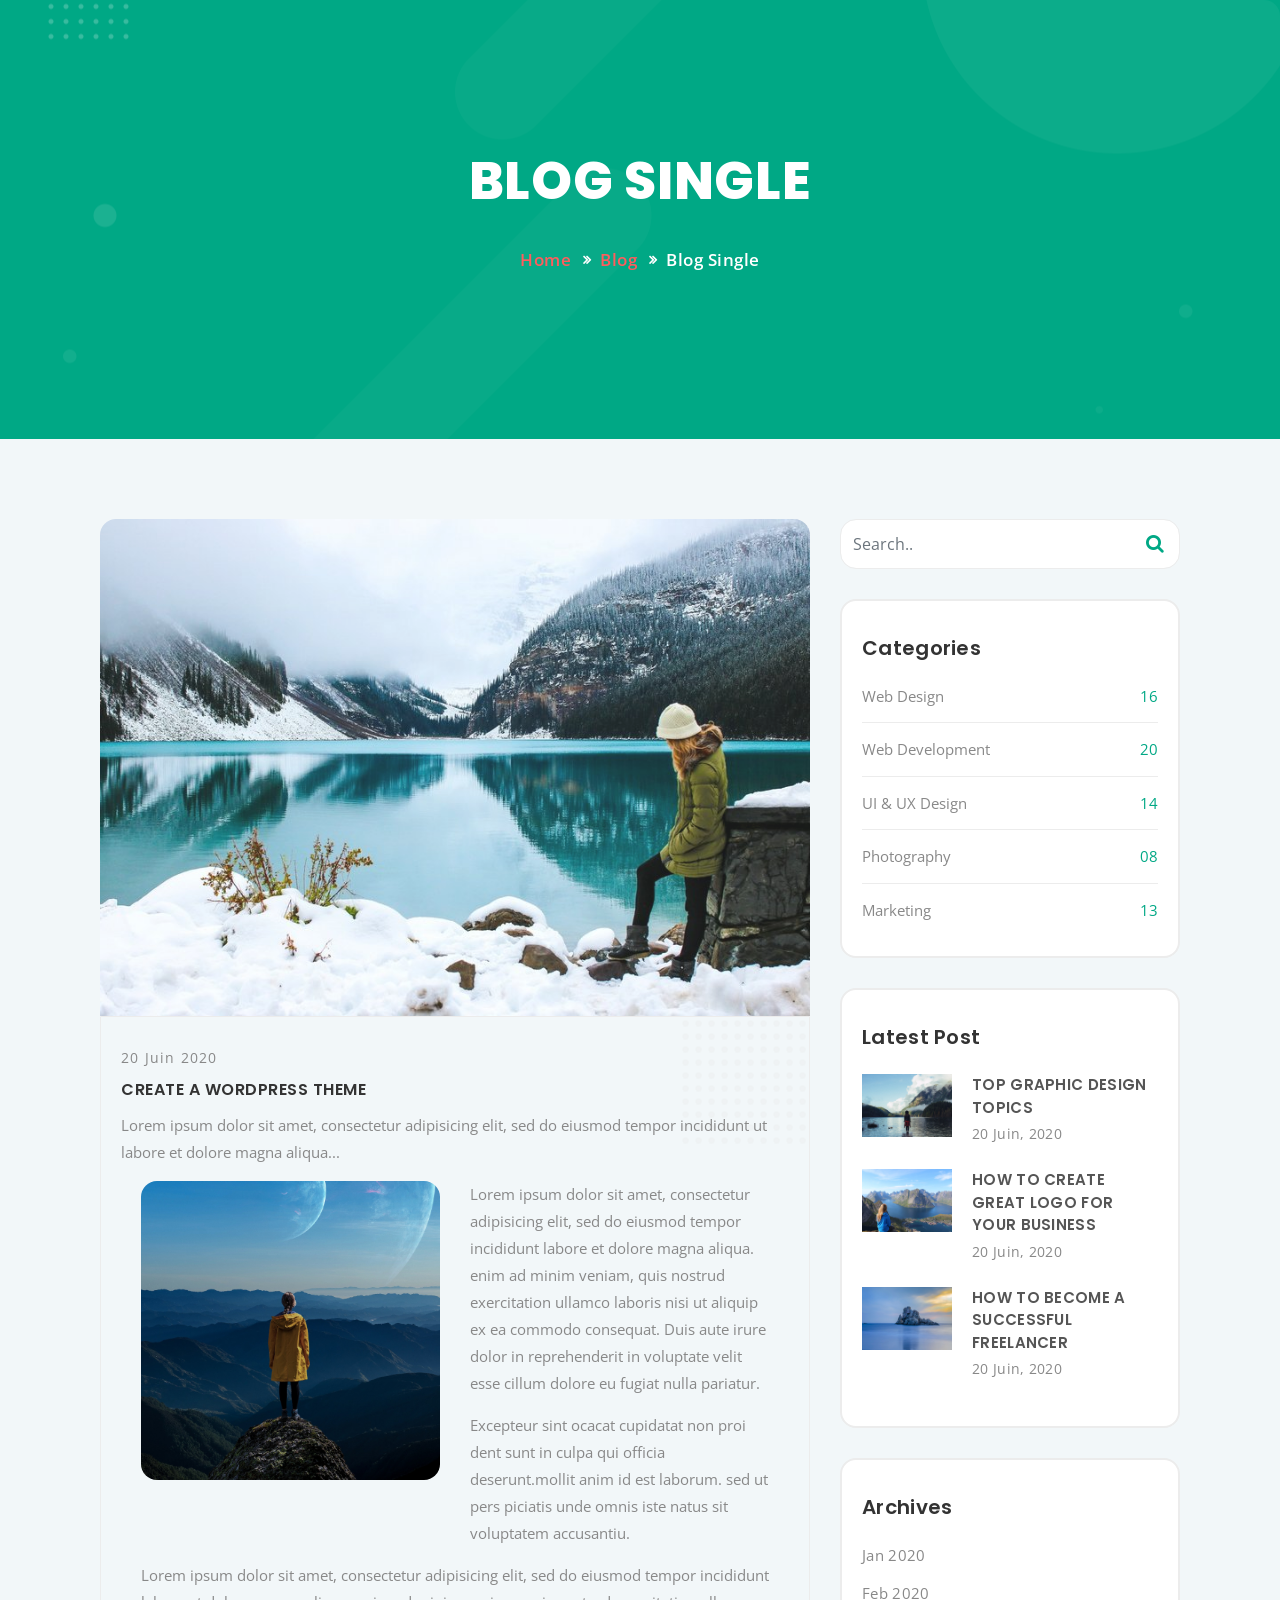
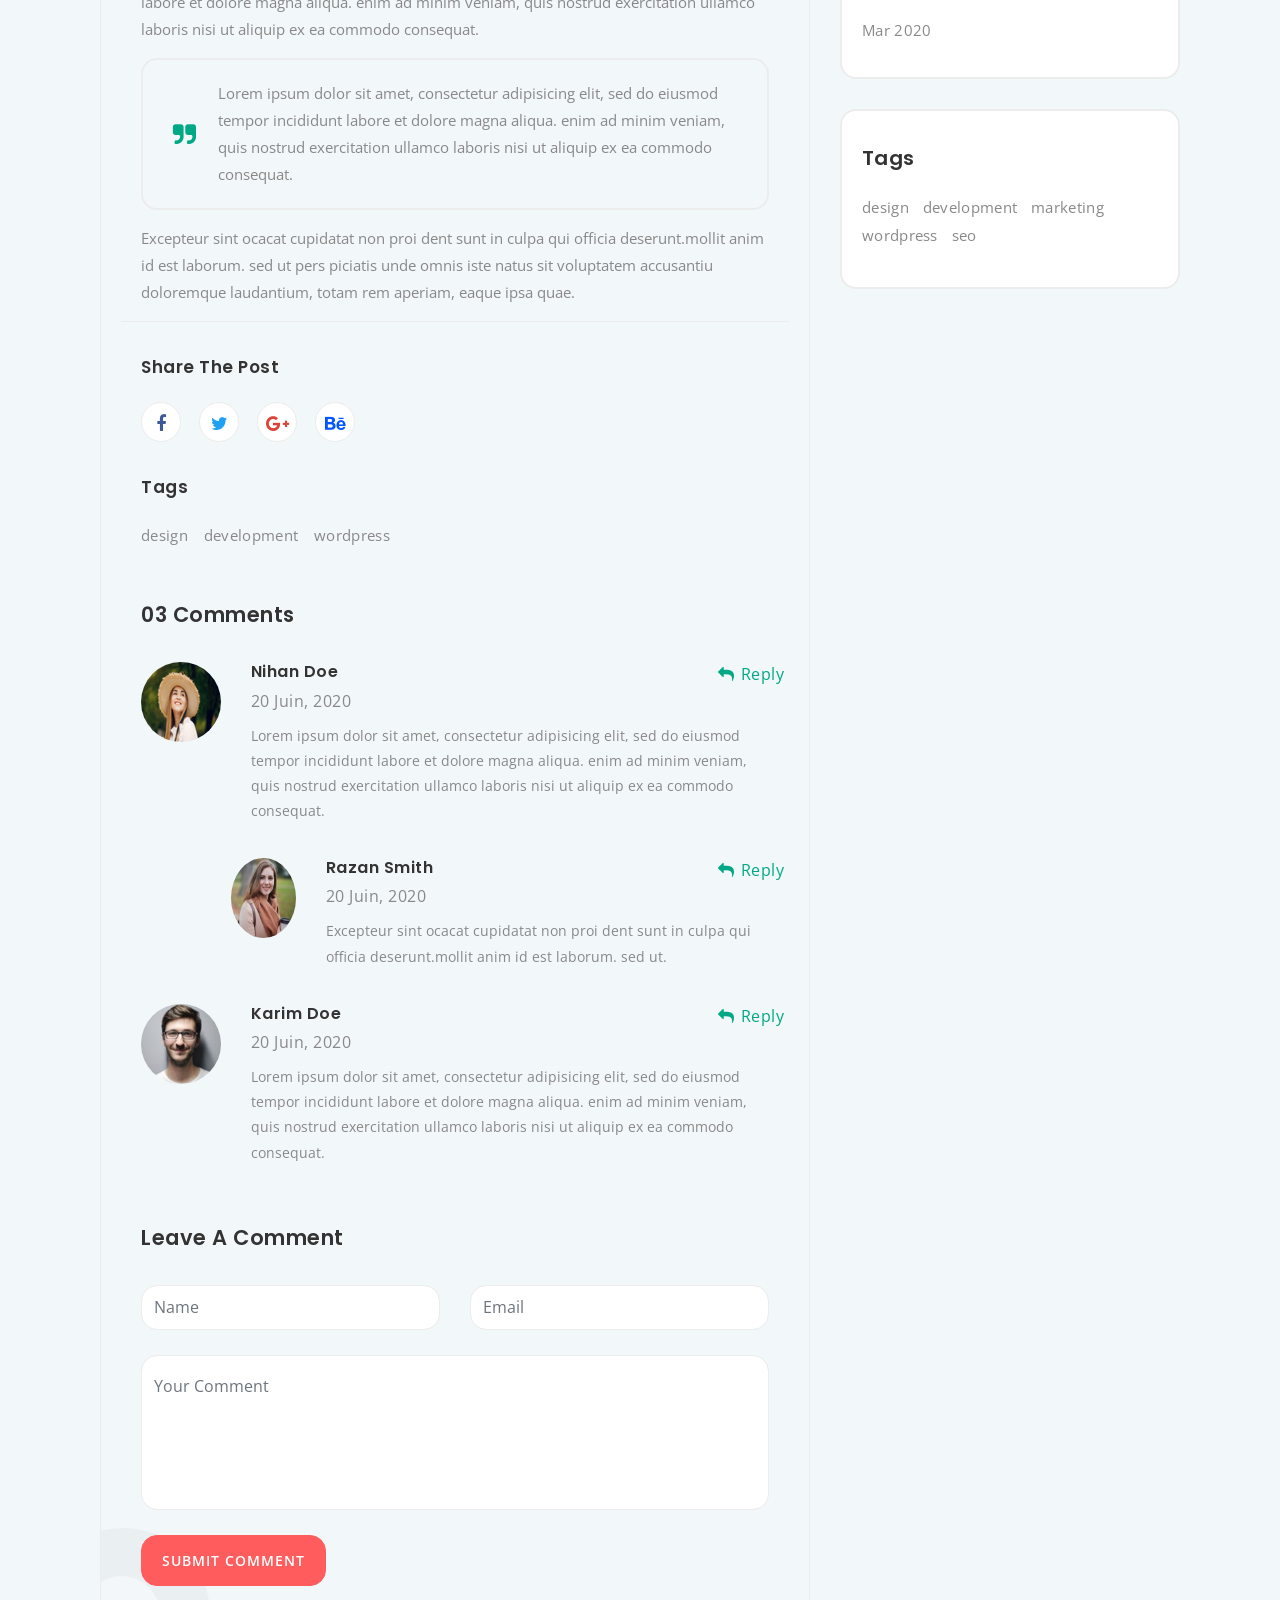
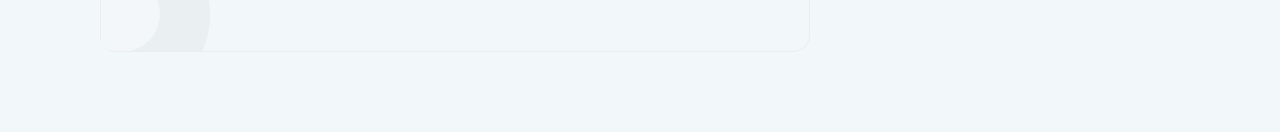
<file: blog-single.html>
﻿<!DOCTYPE html>
<html lang="en">
    <head>
        <meta charset="utf-8">
        <meta http-equiv="X-UA-Compatible" content="IE=edge">
        <meta name="viewport" content="width=device-width, initial-scale=1">
        <meta name="description" content="Euzan - Creative Portfolio Template">
        <meta name="keywords" content="Html, Css, jQuery, JavaScript, Euzan, responsive, onepage, personal, Portfolio, design, creative, template">
        
        <!-- Title -->
        <title>Euzan - Creative Portfolio Template</title>
        <!-- Favicon --> 
        <link rel="icon" href="assets/images/icon.png">
        <!-- Google Fonts -->
        <link rel="stylesheet" href="assets/css/open-sans.css">
        <link rel="stylesheet" href="assets/css/poppins.css">
                
        <!-- Font Awesome Css -->
        <link rel="stylesheet" href="assets/css/vendor/font-awesome.min.css">
		<!-- Flaticon -->
        <link rel="stylesheet" href="assets/fonts/flaticon.css">
        <!-- Bootstrap 4 Css -->
        <link rel="stylesheet" href="assets/css/vendor/bootstrap.min.css">
        <!-- Main Style Css -->
        <link rel="stylesheet" href="assets/css/main/homepages.css">
		<!-- Blog Details Style Css -->
        <link rel="stylesheet" href="assets/css/main/blogdetails.css">
        
        <!--[if lt IE 9]>
        <script src="assets/js/html5shiv.min.js"></script>
        <script src="assets/js/respond.min.js"></script>
        <![endif]-->
       
    </head>
    <body>
        
        <!-- ========== Start Loading ========== -->
        
        <div class="preloader">
            <div class="loading-inner"></div>
        </div>

        <!-- ========== End Loading ========== -->
        
        <!-- ========== Start Page Title ========== -->

        <div class="page-title" id="page-title">
		    <div class="overlay">
				<div class="container">
					<div class="content">
						<h2>Blog Single</h2>
						<ul class="list-unstyled">
							<li><a href="index.html">Home</a></li>
							<li class="two"><a href="blog.html">Blog</a></li>
							<li>Blog Single</li>
						</ul>
					</div>
				</div>
			</div>
        </div>

        <!-- ========== End Page Title ========== -->
		
		<!-- ========== Start Blog single ========== -->
        
        <div class="blog" id="blog">
            <div class="container">
				<div class="row">
					<div class="col-lg-8 col-sm-12">
						<div class="blog-single">
							<div class="post">
								<!-- Post Image -->
								<div class="post-img">
									<img src="assets/images/blog/1.jpg" class="img-fluid" alt="">
								</div>
								<!-- Post Content -->
								<div class="post-content">
									<div class="post-date">20 Juin 2020</div>
									<div class="post-title">
										<a href="blog-single.html" target="_blank"><h4>Create a wordpress theme</h4></a>
									</div>
									<div class="post-text">
										<p>Lorem ipsum dolor sit amet, consectetur adipisicing elit, sed do eiusmod tempor incididunt ut labore et dolore magna aliqua...</p>
									</div>
									<div class="more-details">
										<div class="row">
											<div class="col-sm-6 col-xs-12">
												<div class="image">
													<img src="assets/images/blog/5.jpg" class="img-fluid" alt="">
												</div>
											</div>
											<div class="col-sm-6 col-xs-12">
												<p>Lorem ipsum dolor sit amet, consectetur adipisicing elit, sed do eiusmod tempor incididunt labore et dolore magna aliqua. enim ad minim veniam, quis nostrud exercitation ullamco laboris nisi ut aliquip ex ea commodo consequat. Duis aute irure dolor in reprehenderit in voluptate velit esse cillum dolore eu fugiat nulla pariatur.</p>
												<p>Excepteur sint ocacat cupidatat non proi dent sunt in culpa qui officia deserunt.mollit anim id est laborum. sed ut pers piciatis unde omnis iste natus sit voluptatem accusantiu.</p>
											</div>
										</div>
										<p>Lorem ipsum dolor sit amet, consectetur adipisicing elit, sed do eiusmod tempor incididunt labore et dolore magna aliqua. enim ad minim veniam, quis nostrud exercitation ullamco laboris nisi ut aliquip ex ea commodo consequat.</p>
										<blockquote>
											<i class="fa fa-quote-right"></i>
											<p>Lorem ipsum dolor sit amet, consectetur adipisicing elit, sed do eiusmod tempor incididunt labore et dolore magna aliqua. enim ad minim veniam, quis nostrud exercitation ullamco laboris nisi ut aliquip ex ea commodo consequat.</p>
										</blockquote>
										<p>Excepteur sint ocacat cupidatat non proi dent sunt in culpa qui officia deserunt.mollit anim id est laborum. sed ut pers piciatis unde omnis iste natus sit voluptatem accusantiu doloremque laudantium, totam rem aperiam, eaque ipsa quae.</p>
									</div>
									<div class="post-footer">
										<div class="post-share">
											<h5>Share The Post</h5>
											<ul class="list-unstyled social-media">
												<li><a href="#"><i class="fa fa-facebook"></i></a></li>
												<li><a href="#"><i class="fa fa-twitter"></i></a></li>
												<li><a href="#"><i class="fa fa-google-plus"></i></a></li>
												<li><a href="#"><i class="fa fa-behance"></i></a></li>
											</ul>
										</div>
										<div class="post-tags">
											<h5>Tags</h5>
											<ul class="tags-list list-unstyled">
												<li>
													<a href="#">design</a>
												</li>
												<li>
													<a href="#">development</a>
												</li>
												<li>
													<a href="#">wordpress</a>
												</li>
											</ul>
										</div>
									</div>
									<div class="post-comments">
										<h3>03 Comments</h3>
										<div class="post-comment">
											<div class="row">
												<div class="col-sm-2">
													<div class="comment-image">
														<img src="assets/images/comments/1.jpg" class="img-fluid" alt="">
													</div>
												</div>
												<div class="col-sm-10">
													<h4>Nihan Doe</h4>
													<span>20 Juin, 2020</span>
													<a class="reply-btn" href="#"><i class="fa fa-reply"></i>Reply</a>
													<p>Lorem ipsum dolor sit amet, consectetur adipisicing elit, sed do eiusmod tempor incididunt labore et dolore magna aliqua. enim ad minim veniam, quis nostrud exercitation ullamco laboris nisi ut aliquip ex ea commodo consequat.</p>
												</div>
											</div>
										</div>
										<div class="post-comment reply">
											<div class="row">
												<div class="col-sm-2">
													<div class="comment-image">
														<img src="assets/images/comments/2.jpg" class="img-fluid" alt="">
													</div>
												</div>
												<div class="col-sm-10">
													<h4>Razan Smith</h4>
													<span>20 Juin, 2020</span>
													<a class="reply-btn" href="#"><i class="fa fa-reply"></i>Reply</a>
													<p>Excepteur sint ocacat cupidatat non proi dent sunt in culpa qui officia deserunt.mollit anim id est laborum. sed ut.</p>
												</div>
											</div>
										</div>
										<div class="post-comment">
											<div class="row">
												<div class="col-sm-2">
													<div class="comment-image">
														<img src="assets/images/comments/3.jpg" class="img-fluid" alt="">
													</div>
												</div>
												<div class="col-sm-10">
													<h4>Karim Doe</h4>
													<span>20 Juin, 2020</span>
													<a class="reply-btn" href="#"><i class="fa fa-reply"></i>Reply</a>
													<p>Lorem ipsum dolor sit amet, consectetur adipisicing elit, sed do eiusmod tempor incididunt labore et dolore magna aliqua. enim ad minim veniam, quis nostrud exercitation ullamco laboris nisi ut aliquip ex ea commodo consequat.</p>
												</div>
											</div>
										</div>
									</div>
									<div class="post-form">
										<h3>Leave a Comment</h3>
										<form action="#" method="post">
											<div class="row">
												<div class="col-sm-6 col-xs-12">
													<div class="form-group">
														<input type="text" class="form-control" name="name" placeholder="Name" required="">
													</div>
												</div>
												<div class="col-sm-6 col-xs-12">
													<div class="form-group">
														<input type="email" class="form-control" name="email" placeholder="Email" required="">
													</div>
												</div>
												<div class="col-sm-12 col-xs-12">
													<div class="form-group">
														<textarea class="form-control" name="message" placeholder="Your Comment" required=""></textarea>
													</div>
												</div>
												<div class="col-sm-12 col-xs-12">
													<button class="main-btn" type="submit" name="comment">Submit Comment</button>
												</div>
											</div>
										</form>
									</div>
								</div>
							</div>
						</div>
					</div>
					<div class="col-lg-4 col-sm-12">
						<div class="blog-sidebar">
							<div class="sidebar-search">
								<form action="#" method="post">
									<div class="form-group">
										<input type="search" class="form-control" name="search-field" placeholder="Search.." required="">
										<button class="search-btn" type="submit"><i class="fa fa-search"></i></button>
									</div>
								</form>
							</div>
							<div class="sidebar-categories">
								<h4>Categories</h4>
								<ul class="categories-list list-unstyled">
									<li>
										<a href="#">Web Design <span>16</span></a>
									</li>
									<li>
										<a href="#">Web Development <span>20</span></a>
									</li>
									<li>
										<a href="#">UI &amp; UX Design <span>14</span></a>
									</li>
									<li>
										<a href="#">Photography <span>08</span></a>
									</li>
									<li>
										<a href="#">Marketing <span>13</span></a>
									</li>
								</ul>
							</div>
							<div class="sidebar-posts">
								<h4>Latest Post</h4>
								<div class="post-inner">
									<div class="post-image">
										<img class="img-fluid" src="assets/images/blog/2.jpg" alt="">
									</div>
									<div class="post-info">
										<h5><a href="#">Top Graphic Design Topics</a></h5>
										<p>20 Juin, 2020</p>
									</div>
								</div>
								<div class="post-inner">
									<div class="post-image">
										<img class="img-fluid" src="assets/images/blog/3.jpg" alt="">
									</div>
									<div class="post-info">
										<h5><a href="#">How to create great logo for your business</a></h5>
										<p>20 Juin, 2020</p>
									</div>
								</div>
								<div class="post-inner">
									<div class="post-image">
										<img class="img-fluid" src="assets/images/blog/4.jpg" alt="">
									</div>
									<div class="post-info">
										<h5><a href="#">How to become a successful freelancer</a></h5>
										<p>20 Juin, 2020</p>
									</div>
								</div>
							</div>
							<div class="sidebar-archives">
								<h4>Archives</h4>
								<ul class="archives-list list-unstyled">
									<li>
										<a href="#">Jan 2020</a>
									</li>
									<li>
										<a href="#">Feb 2020</a>
									</li>
									<li>
										<a href="#">Mar 2020</a>
									</li>
								</ul>
							</div>
							<div class="sidebar-tags">
								<h4>Tags</h4>
								<ul class="tags-list list-unstyled">
									<li>
										<a href="#">design</a>
									</li>
									<li>
										<a href="#">development</a>
									</li>
									<li>
										<a href="#">marketing</a>
									</li>
									<li>
										<a href="#">wordpress</a>
									</li>
									<li>
										<a href="#">seo</a>
									</li>
								</ul>
							</div>
						</div>
					</div>
				</div>
            </div>
        </div>
        
        <!-- ========== End Blog single ========== -->
        
        <!-- ========== Js ========== -->

        <!-- jQuery -->
        <script src="assets/js/jquery-3.2.1.min.js"></script>
        <!-- Popper Js  -->
    	<script src="assets/js/popper.min.js"></script>
        <!-- Bootstrap 4 Js -->
        <script src="assets/js/bootstrap.min.js"></script>
        <!-- Custom Js -->
        <script src="assets/js/custom.js"></script>
    </body>
</html>
</file>
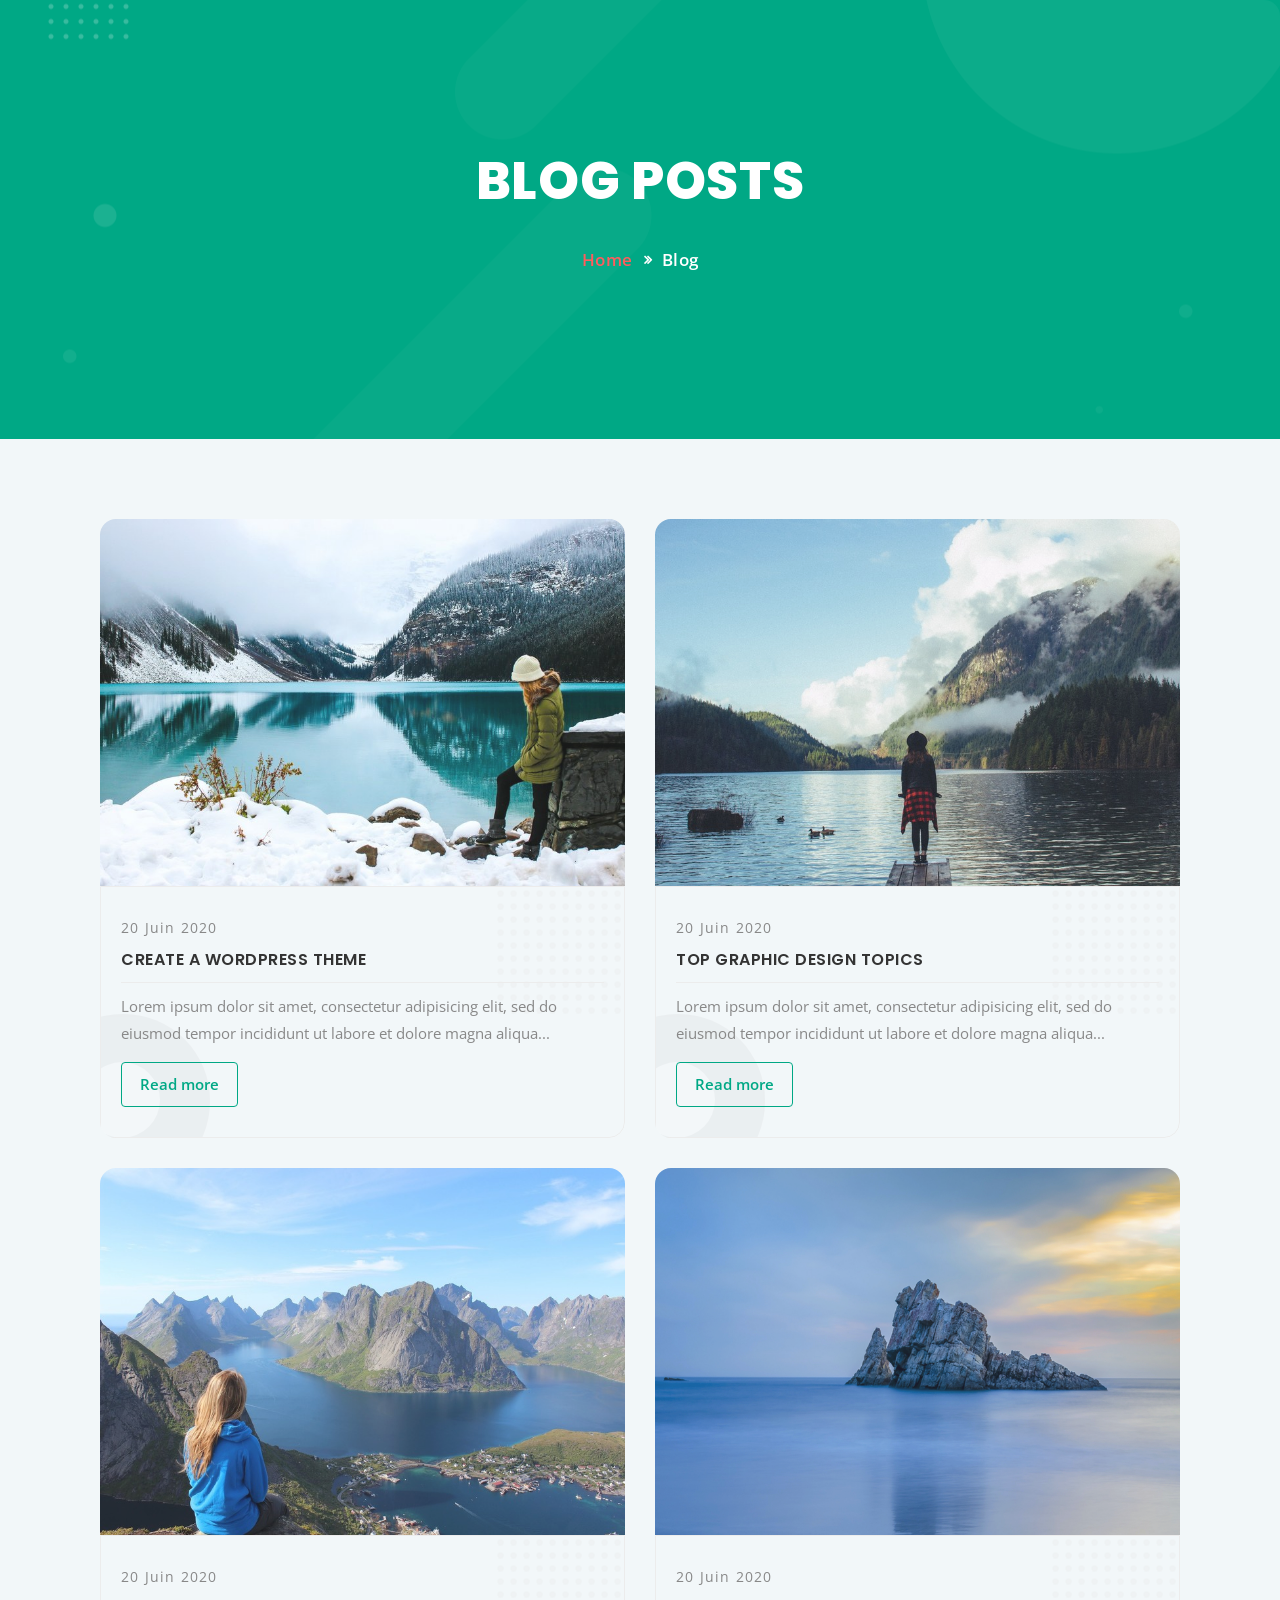
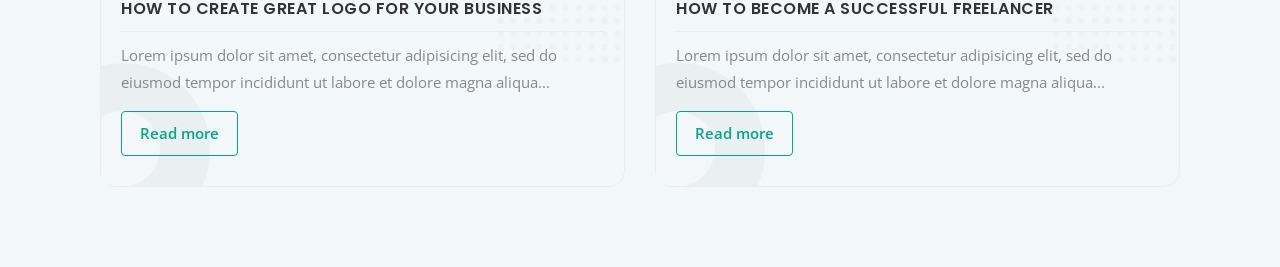
<file: blog.html>
﻿<!DOCTYPE html>
<html lang="en">
    <head>
        <meta charset="utf-8">
        <meta http-equiv="X-UA-Compatible" content="IE=edge">
        <meta name="viewport" content="width=device-width, initial-scale=1">
        <meta name="description" content="Euzan - Creative Portfolio Template">
        <meta name="keywords" content="Html, Css, jQuery, JavaScript, Euzan, responsive, onepage, personal, Portfolio, design, creative, template">
        
        <!-- Title -->
        <title>Euzan - Creative Portfolio Template</title>
        <!-- Favicon --> 
        <link rel="icon" href="assets/images/icon.png">
        <!-- Google Fonts -->
        <link rel="stylesheet" href="assets/css/open-sans.css">
        <link rel="stylesheet" href="assets/css/poppins.css">
                
        <!-- Font Awesome Css -->
        <link rel="stylesheet" href="assets/css/vendor/font-awesome.min.css">
		<!-- Flaticon -->
        <link rel="stylesheet" href="assets/fonts/flaticon.css">
        <!-- Bootstrap 4 Css -->
        <link rel="stylesheet" href="assets/css/vendor/bootstrap.min.css">
        <!-- Main Style Css -->
        <link rel="stylesheet" href="assets/css/main/homepages.css">
		<!-- Blog Style Css -->
        <link rel="stylesheet" href="assets/css/main/blog.css">
        
        <!--[if lt IE 9]>
        <script src="assets/js/html5shiv.min.js"></script>
        <script src="assets/js/respond.min.js"></script>
        <![endif]-->
       
    </head>
    <body>
        
        <!-- ========== Start Loading ========== -->
        
        <div class="preloader">
            <div class="loading-inner"></div>
        </div>

        <!-- ========== End Loading ========== -->
        
        <!-- ========== Start Page Title ========== -->

        <div class="page-title" id="page-title">
			<div class="overlay">
				<div class="container">
					<div class="content">
						<h2>Blog Posts</h2>
						<ul class="list-unstyled">
							<li><a href="index.html">Home</a></li>
							<li>Blog</li>
						</ul>
					</div>
				</div>
			</div>
        </div>

        <!-- ========== End Page Title ========== -->
		
		<!-- ========== Start Blog ========== -->
        
			<div class="blog" id="blog">
				<div class="container">
					<div class="row">
						<!-- New Item -->
						<div class="col-md-6">
							<div class="post">
								<!-- Post Image -->
								<div class="post-img">
									<img src="assets/images/blog/1.jpg" class="img-fluid" alt="">
								</div>
								<!-- Post Content -->
								<div class="post-content">
									<div class="post-date">20 Juin 2020</div>
									<div class="post-title">
										<a href="blog-single.html" target="_blank"><h4>Create a wordpress theme</h4></a>
									</div>
									<div class="post-text">
										<p>Lorem ipsum dolor sit amet, consectetur adipisicing elit, sed do eiusmod tempor incididunt ut labore et dolore magna aliqua...</p>
									</div>
									<a href="blog-single.html" target="_blank" class="post-more">Read more</a>
								</div>
							</div>
						</div>
						<!-- New Item -->
						<div class="col-md-6">
							<div class="post">
								<!-- Post Image -->
								<div class="post-img">
									<img src="assets/images/blog/2.jpg" class="img-fluid" alt="">
								</div>
								<!-- Post Content -->
								<div class="post-content">
									<div class="post-date">20 Juin 2020</div>
									<div class="post-title">
										<a href="blog-single.html" target="_blank"><h4>Top Graphic Design Topics</h4></a>
									</div>
									<div class="post-text">
										<p>Lorem ipsum dolor sit amet, consectetur adipisicing elit, sed do eiusmod tempor incididunt ut labore et dolore magna aliqua...</p>
									</div>
									<a href="blog-single.html" target="_blank" class="post-more">Read more</a>
								</div>
							</div>
						</div>
						<!-- New Item -->
						<div class="col-md-6">
							<div class="post">
								<!-- Post Image -->
								<div class="post-img">
									<img src="assets/images/blog/3.jpg" class="img-fluid" alt="">
								</div>
								<!-- Post Content -->
								<div class="post-content">
									<div class="post-date">20 Juin 2020</div>
									<div class="post-title">
										<a href="blog-single.html" target="_blank"><h4>How to Create Great Logo for Your Business</h4></a>
									</div>
									<div class="post-text">
										<p>Lorem ipsum dolor sit amet, consectetur adipisicing elit, sed do eiusmod tempor incididunt ut labore et dolore magna aliqua...</p>
									</div>
									<a href="blog-single.html" target="_blank" class="post-more">Read more</a>
								</div>
							</div>
						</div>   
						<!-- New Item -->
						<div class="col-md-6">
							<div class="post">
								<!-- Post Image -->
								<div class="post-img">
									<img src="assets/images/blog/4.jpg" class="img-fluid" alt="">
								</div>
								<!-- Post Content -->
								<div class="post-content">
									<div class="post-date">20 Juin 2020</div>
									<div class="post-title">
										<a href="blog-single.html" target="_blank"><h4>How to become a successful freelancer</h4></a>
									</div>
									<div class="post-text">
										<p>Lorem ipsum dolor sit amet, consectetur adipisicing elit, sed do eiusmod tempor incididunt ut labore et dolore magna aliqua...</p>
									</div>
									<a href="blog-single.html" target="_blank" class="post-more">Read more</a>
								</div>
							</div>
						</div>
					</div>
				</div>
			</div>

			<!-- ========== End Blog ========== -->
        
        <!-- ========== Js ========== -->

        <!-- jQuery -->
        <script src="assets/js/jquery-3.2.1.min.js"></script>
        <!-- Popper Js  -->
    	<script src="assets/js/popper.min.js"></script>
        <!-- Bootstrap 4 Js -->
        <script src="assets/js/bootstrap.min.js"></script>
        <!-- Custom Js -->
        <script src="assets/js/custom.js"></script>
    </body>
</html>
</file>
<file: assets/css/open-sans.css>
﻿@font-face {
  font-family: 'Open Sans';
  font-style: normal;
  font-weight: 400;
  font-stretch: normal;
  src: url(../fonts/memSYaGs126MiZpBA-UvWbX2vVnXBbObj2OVZyOOSr4dVJWUgsjZ0B4gaVc.ttf) format('truetype');
}
@font-face {
  font-family: 'Open Sans';
  font-style: normal;
  font-weight: 600;
  font-stretch: normal;
  src: url(../fonts/memSYaGs126MiZpBA-UvWbX2vVnXBbObj2OVZyOOSr4dVJWUgsgH1x4gaVc.ttf) format('truetype');
}
@font-face {
  font-family: 'Open Sans';
  font-style: normal;
  font-weight: 700;
  font-stretch: normal;
  src: url(../fonts/memSYaGs126MiZpBA-UvWbX2vVnXBbObj2OVZyOOSr4dVJWUgsg-1x4gaVc.ttf) format('truetype');
}
</file>
<file: assets/css/poppins.css>
﻿@font-face {
  font-family: 'Poppins';
  font-style: normal;
  font-weight: 400;
  src: url(../fonts/pxiEyp8kv8JHgFVrJJfedw.ttf) format('truetype');
}
@font-face {
  font-family: 'Poppins';
  font-style: normal;
  font-weight: 500;
  src: url(../fonts/pxiByp8kv8JHgFVrLGT9Z1xlEA.ttf) format('truetype');
}
@font-face {
  font-family: 'Poppins';
  font-style: normal;
  font-weight: 600;
  src: url(../fonts/pxiByp8kv8JHgFVrLEj6Z1xlEA.ttf) format('truetype');
}
@font-face {
  font-family: 'Poppins';
  font-style: normal;
  font-weight: 700;
  src: url(../fonts/pxiByp8kv8JHgFVrLCz7Z1xlEA.ttf) format('truetype');
}
@font-face {
  font-family: 'Poppins';
  font-style: normal;
  font-weight: 800;
  src: url(../fonts/pxiByp8kv8JHgFVrLDD4Z1xlEA.ttf) format('truetype');
}
</file>
<file: assets/fonts/flaticon.css>
/*
  	Flaticon icon font: Flaticon
  	Creation date: 24/06/2020 13:53
  	*/

@font-face {
  font-family: "Flaticon";
  src: url("Flaticon.eot");
  src: url("Flaticon-1.eot") format("embedded-opentype"),
       url("Flaticon.woff2") format("woff2"),
       url("Flaticon.woff") format("woff"),
       url("Flaticon.ttf") format("truetype"),
       url("Flaticon.svg") format("svg");
  font-weight: normal;
  font-style: normal;
}

@media screen and (-webkit-min-device-pixel-ratio:0) {
  @font-face {
    font-family: "Flaticon";
    src: url("Flaticon.svg") format("svg");
  }
}

[class^="flaticon-"]:before, [class*=" flaticon-"]:before,
[class^="flaticon-"]:after, [class*=" flaticon-"]:after {   
  font-family: Flaticon;
        font-size: 20px;
font-style: normal;
margin-left: 20px;
}

.flaticon-idea:before { content: "\f100"; }
.flaticon-coding:before { content: "\f101"; }
.flaticon-analysis:before { content: "\f102"; }
.flaticon-technical-support:before { content: "\f103"; }
.flaticon-ux:before { content: "\f104"; }
.flaticon-user-experience:before { content: "\f105"; }
.flaticon-web:before { content: "\f106"; }
.flaticon-homepage:before { content: "\f107"; }
.flaticon-user:before { content: "\f108"; }
.flaticon-leaf:before { content: "\f109"; }
.flaticon-squares:before { content: "\f10a"; }
.flaticon-blogging:before { content: "\f10b"; }
.flaticon-headphones:before { content: "\f10c"; }
.flaticon-coding-1:before { content: "\f10d"; }
.flaticon-feedback:before { content: "\f10e"; }
.flaticon-customer:before { content: "\f10f"; }
.flaticon-time:before { content: "\f110"; }
.flaticon-chat:before { content: "\f111"; }
</file>
<file: assets/css/main/homepages.css>
/*-----------------------------------------------------------------
Template Name  : Euzan - Creative Portfolio Template
Author         : HasnaaDesign
Version        : 1.0
Primary Use    : Personal, Porfolio
-----------------------------------------------------------------*/
/*-----------------------------------------------------------------
Table Of Contents
--------------------------------
 1. Global Styles
 2. Loading
 3. Navbar
 4. Home 
 5. About Me
 6. Services
 7. Fun Facts
 8. Pricing
 9. Testimonials
 10. Resume
 11. Skills
 12. Portfolio
 13. Blog
 14. Contact
-----------------------------------------------------------------*/
/* --------------------------------------
   1. Global Styles
-----------------------------------------*/
* {
  -webkit-transition: all .4s ease-in-out;
  -moz-transition: all .4s ease-in-out;
  -o-transition: all .4s ease-in-out;
  -ms-transition: all .4s ease-in-out;
  transition: all .4s ease-in-out;
}

*, *:after, *:before {
  -webkit-box-sizing: border-box;
  -moz-box-sizing: border-box;
  box-sizing: border-box;
}

body {
  font-family: 'Open Sans', sans-serif;
  background-color: #f2f7f9;
  overflow: hidden;
}

h1, h2, h3, h4, h5, h6 {
  font-family: 'Poppins', sans-serif;
  margin: 0;
  padding: 0;
}

a,
a:hover,
a:focus,
a:active {
  color: #fff;
  text-decoration: none;
}

/*=========== Typography ============*/
h1 {
  font-size: 60px;
  font-weight: 800;
}

h2 {
  font-size: 50px;
  font-weight: 600;
}

h3 {
  font-size: 30px;
  font-weight: 600;
}

h4 {
  font-size: 18px;
  font-weight: 400;
}

h5 {
  font-size: 16px;
  font-weight: 400;
}

h6 {
  font-size: 15px;
  font-weight: 400;
}

/*=========== My Classes ============*/
.container {
  padding-left: 30px;
  padding-right: 30px;
}

.no-padding {
  padding: 0;
}

.main-content {
  position: relative;
  margin-left: 340px;
  margin-right: 48px;
  margin-top: 48px;
  height: calc(100vh - 96px) !important;
  overflow: hidden;
  border-radius: 16px;
}
@media (min-width: 768px) and (max-width: 991.98px) {
  .main-content {
    margin-left: 15px;
    margin-right: 15px;
    margin-top: 15px;
    height: calc(100vh - 101px) !important;
  }
}
@media (max-width: 767.98px) {
  .main-content {
    margin-left: 15px;
    margin-right: 15px;
    margin-top: 15px;
    height: calc(100vh - 101px) !important;
  }
}
.main-content.push {
  -webkit-transform: translateX(307px);
  -mz-transform: translateX(307px);
  -o-transform: translateX(307px);
  -ms-transform: translateX(307px);
  transform: translateX(307px);
}

.subpages {
  overflow: hidden;
  -webkit-perspective: 1500px;
  -mz-perspective: 1500px;
  -o-perspective: 1500px;
  -ms-perspective: 1500px;
  perspective: 1500px;
  -webkit-backface-visibility: hidden;
  -mz-backface-visibility: hidden;
  -o-backface-visibility: hidden;
  -ms-backface-visibility: hidden;
  backface-visibility: hidden;
}

.pt-page {
  position: absolute;
  top: auto;
  left: 0;
  right: 0;
  width: 100%;
  height: 0;
  opacity: 0;
  padding: 0;
  margin: 0 auto;
  overflow: auto !important;
  visibility: hidden;
  -webkit-transform: translate3d(0, 0, 0);
  -mz-transform: translate3d(0, 0, 0);
  -o-transform: translate3d(0, 0, 0);
  -ms-transform: translate3d(0, 0, 0);
  transform: translate3d(0, 0, 0);
  overflow: -moz-scrollbars-none;
  -ms-overflow-style: none;
}

.no-js .pt-page {
  position: relative;
}

.pt-page-content {
  position: absolute;
  width: 100%;
}

.pt-page-current,
.no-js .pt-page {
  visibility: visible;
  z-index: 90;
  opacity: 1;
  overflow: visible;
  height: calc(100vh - 96px);
}
@media (min-width: 768px) and (max-width: 991.98px) {
  .pt-page-current,
  .no-js .pt-page {
    height: calc(100vh - 101px) !important;
  }
}
@media (max-width: 767.98px) {
  .pt-page-current,
  .no-js .pt-page {
    height: calc(100vh - 101px) !important;
  }
}

.pt-page.pt-page-current {
  display: block;
}

.no-js .pt-page * {
  height: 100%;
}

.area-bg {
  background: #fff;
}

.area-bg::-webkit-scrollbar {
  width: 5px;
  height: 15px;
}

.area-bg::-webkit-scrollbar-track {
  border-radius: 20px;
}

.area-bg::-webkit-scrollbar-thumb {
  border-radius: 10px;
  background: #ff5d5d;
}

.bg-bubbles {
  position: absolute;
  top: 0;
  left: 0;
  width: 100%;
  height: 100%;
  z-index: -1;
}
@media (max-width: 767.98px) {
  .bg-bubbles {
    display: none;
  }
}
.bg-bubbles li {
  position: absolute;
  list-style: none;
  display: block;
  width: 80px;
  height: 80px;
  background-color: rgba(88, 113, 245, 0.07);
  bottom: -320px;
  -webkit-animation: square 50s infinite;
  animation: square 50s infinite;
  -webkit-transition-timing-function: linear;
  transition-timing-function: linear;
  border-radius: 16px;
}
.bg-bubbles li:nth-child(1) {
  left: 10%;
}
.bg-bubbles li:nth-child(2) {
  left: 20%;
  width: 160px;
  height: 160px;
  -webkit-animation-delay: 2s;
  animation-delay: 2s;
  -webkit-animation-duration: 34s;
  animation-duration: 34s;
}
.bg-bubbles li:nth-child(3) {
  left: 25%;
  -webkit-animation-delay: 4s;
  animation-delay: 4s;
}
.bg-bubbles li:nth-child(4) {
  left: 40%;
  width: 120px;
  height: 120px;
  -webkit-animation-duration: 44s;
  animation-duration: 44s;
}
.bg-bubbles li:nth-child(5) {
  left: 70%;
}
.bg-bubbles li:nth-child(6) {
  left: 80%;
  width: 240px;
  height: 240px;
  -webkit-animation-delay: 3s;
  animation-delay: 3s;
}
.bg-bubbles li:nth-child(7) {
  left: 32%;
  width: 320px;
  height: 320px;
  -webkit-animation-delay: 7s;
  animation-delay: 7s;
}
.bg-bubbles li:nth-child(8) {
  left: 55%;
  width: 40px;
  height: 40px;
  -webkit-animation-delay: 15s;
  animation-delay: 15s;
  -webkit-animation-duration: 80s;
  animation-duration: 80s;
}
.bg-bubbles li:nth-child(9) {
  left: 25%;
  width: 20px;
  height: 20px;
  -webkit-animation-delay: 2s;
  animation-delay: 2s;
  -webkit-animation-duration: 80s;
  animation-duration: 80s;
}
.bg-bubbles li .bg-bubbles li:nth-child(10) {
  left: 90%;
  width: 320px;
  height: 320px;
  -webkit-animation-delay: 22s;
  animation-delay: 22s;
}

@-webkit-keyframes square {
  0% {
    -webkit-transform: translateY(0);
    transform: translateY(0);
  }
  100% {
    -webkit-transform: translateY(-1500px) rotate(600deg);
    transform: translateY(-1500px) rotate(600deg);
  }
}
@keyframes square {
  0% {
    -webkit-transform: translateY(0);
    transform: translateY(0);
  }
  100% {
    -webkit-transform: translateY(-1500px) rotate(600deg);
    transform: translateY(-1500px) rotate(600deg);
  }
}
.main-btn {
  position: relative;
  display: inline-block;
  min-width: 174px;
  color: #fff;
  padding: 14px 0;
  font-size: 14px;
  font-weight: 600;
  text-transform: uppercase;
  letter-spacing: 1px;
  text-align: center;
  background: #ff5d5d;
  border: 1px solid #ff5d5d;
  border-radius: 16px;
  outline: none;
  -webkit-transition: all 0.4s ease-in-out;
  -moz-transition: all 0.4s ease-in-out;
  -ms-transition: all 0.4s ease-in-out;
  -o-transition: all 0.4s ease-in-out;
  transition: all 0.4s ease-in-out;
}
.main-btn:hover {
  color: #fff;
  background: #fb4b4b;
  border: 1px solid #fb4b4b;
}

.custom-btn {
  background: transparent;
  border: 1px solid #fff;
}

.main-title {
  margin-bottom: 75px;
}
.main-title h2 {
  background-color: #00A885;
  position: relative;
  display: inline-block;
  color: #fff;
  font-weight: 800;
  font-size: 35px;
  line-height: 1;
  letter-spacing: .7px;
  border-radius: 0 6px;
  text-transform: uppercase;
}
@media (max-width: 399.98px) {
  .main-title h2 {
    font-size: 25px;
  }
}
.main-title h2:after, .main-title h2:before {
  content: '';
  display: block;
  position: absolute;
  bottom: -50%;
  transform: translateY(-25%);
  width: 30px;
  height: 100%;
  background-color: #8093f8;
  pointer-events: none;
}
.main-title h2:after {
  right: -18px;
  z-index: -1;
}
.main-title h2:before {
  bottom: auto;
  top: -50%;
  left: -15px;
  transform: translateY(25%);
  z-index: -1;
}
.main-title h2 span {
  display: inline-block;
  position: relative;
  padding: 8px 25px;
  text-decoration: none;
}
.main-title h2 span:after, .main-title h2 span:before {
  content: " ";
  display: block;
  position: absolute;
  width: 0;
  height: 0;
  bottom: -13px;
  left: 1px;
  pointer-events: none;
  -webkit-mask: none;
}
.main-title h2 span:before {
  bottom: auto;
  top: -24%;
  border-bottom: 12px solid #1639f2;
  border-left: 14px solid transparent;
}
.main-title h2 span:after {
  left: auto;
  right: 0;
  border-top: 13px solid #1639f2;
  border-right: 13px solid transparent;
}
.main-title h3 {
  position: relative;
  display: inline-block;
  color: #111;
  font-size: 25px;
  font-weight: 800;
  letter-spacing: .4px;
}
@media (max-width: 399.98px) {
  .main-title h3 {
    font-size: 22px;
  }
}
.main-title h3:before {
  content: "";
  position: absolute;
  bottom: -12px;
  left: 0;
  width: 100%;
  height: 1px;
  background: transparent linear-gradient(to right, transparent, #00A885, transparent) repeat scroll 0 0;
}
.main-title h3:after {
  content: '';
  position: absolute;
  bottom: -16px;
  left: calc(50% - 4px);
  width: 8px;
  height: 8px;
  border-radius: 50%;
  background-color: #00A885;
  -webkit-transition: all 1s cubic-bezier(0.47, 0, 0.745, 0.715);
  transition: all 1s cubic-bezier(0.47, 0, 0.745, 0.715);
  -webkit-animation: pulse2 1s infinite cubic-bezier(0.66, 0, 0, 1);
  animation: pulse2 1s infinite cubic-bezier(0.66, 0, 0, 1);
  -webkit-box-shadow: 0 0 0 0 #00A885;
  box-shadow: 0 0 0 0 #00A885;
}

@-webkit-keyframes pulse2 {
  to {
    -webkit-box-shadow: 0 0 0 4px rgba(0, 168, 133, 0);
    box-shadow: 0 0 0 4px rgba(0, 168, 133, 0);
  }
}
@keyframes pulse2 {
  to {
    -webkit-box-shadow: 0 0 0 4px rgba(0, 168, 133, 0);
    box-shadow: 0 0 0 4px rgba(0, 168, 133, 0);
  }
}
/* --------------------------------------
   2. Loading
-----------------------------------------*/
.preloader {
  position: fixed;
  top: 0;
  left: 0;
  width: 100%;
  height: 100%;
  background: #fff;
  z-index: 999999;
}
.preloader .loading-inner {
  position: absolute;
  top: 50%;
  left: 50%;
  width: 100px;
  height: 100px;
  border-radius: 50%;
  border: 1px solid transparent;
  -webkit-transform: translate(-50%, -50%);
  -moz-transform: translate(-50%, -50%);
  -ms-transform: translate(-50%, -50%);
  -o-transform: translate(-50%, -50%);
  transform: translate(-50%, -50%);
}
.preloader .loading-inner:before, .preloader .loading-inner:after {
  content: '';
  position: absolute;
  top: 0;
  left: 0;
  width: 100%;
  height: 100%;
  border: 2px solid #00A885;
  border-radius: 50%;
  animation: loading 2s linear infinite;
  opacity: 0;
}
.preloader .loading-inner:before {
  animation-delay: .5s;
}

@-webkit-keyframes loading {
  0% {
    -webkit-transform: scale(0);
    -moz-transform: scale(0);
    -ms-transform: scale(0);
    -o-transform: scale(0);
    transform: scale(0);
    opacity: 0;
  }
  50% {
    opacity: 1;
  }
  100% {
    -webkit-transform: scale(1);
    -moz-transform: scale(1);
    -ms-transform: scale(1);
    -o-transform: scale(1);
    transform: scale(1);
    opacity: 0;
  }
}
@-moz-keyframes loading {
  0% {
    -webkit-transform: scale(0);
    -moz-transform: scale(0);
    -ms-transform: scale(0);
    -o-transform: scale(0);
    transform: scale(0);
    opacity: 0;
  }
  50% {
    opacity: 1;
  }
  100% {
    -webkit-transform: scale(1);
    -moz-transform: scale(1);
    -ms-transform: scale(1);
    -o-transform: scale(1);
    transform: scale(1);
    opacity: 0;
  }
}
@keyframes loading {
  0% {
    -webkit-transform: scale(0);
    -moz-transform: scale(0);
    -ms-transform: scale(0);
    -o-transform: scale(0);
    transform: scale(0);
    opacity: 0;
  }
  50% {
    opacity: 1;
  }
  100% {
    -webkit-transform: scale(1);
    -moz-transform: scale(1);
    -ms-transform: scale(1);
    -o-transform: scale(1);
    transform: scale(1);
    opacity: 0;
  }
}
/* --------------------------------------
   3. Navbar
-----------------------------------------*/
.vertical-nav {
  position: fixed;
  top: 0;
  left: 48px;
  width: 270px;
  height: calc(100vh - 96px);
  margin-top: 48px;
  background: #00A885;
  border-radius: 16px;
  z-index: 9999;
  overflow: hidden;
  overflow-y: auto;
  padding: 25px 0;
  -webkit-box-shadow: 0px 6px 15px 0px rgba(0, 168, 133, 0.2);
  -mz-box-shadow: 0px 6px 15px 0px rgba(0, 168, 133, 0.2);
  -o-box-shadow: 0px 6px 15px 0px rgba(0, 168, 133, 0.2);
  -ms-box-shadow: 0px 6px 15px 0px rgba(0, 168, 133, 0.2);
  box-shadow: 0px 6px 15px 0px rgba(0, 168, 133, 0.2);
}
@media (min-width: 768px) and (max-width: 991.98px) {
  .vertical-nav {
    left: -100%;
    height: calc(100vh - 30px);
    margin-top: 15px;
  }
}
@media (max-width: 767.98px) {
  .vertical-nav {
    left: -100%;
    height: calc(100vh - 30px);
    margin-top: 15px;
  }
}
.vertical-nav.menu-active {
  left: 15px;
}
.vertical-nav img {
  display: block;
  margin: 0 25px;
  border-radius: 50%;
}
.vertical-nav h2 {
  color: #fff;
  font-size: 24px;
  font-weight: 600;
  margin: 18px 0 3px;
  padding: 0 25px;
}
.vertical-nav > p {
  font-size: 15px;
  color: #fff;
  margin: 0;
  padding: 0 25px;
  padding-bottom: 30px;
  border-bottom: 1px solid #5d75f5;
}
.vertical-nav .mini-menu ul {
  margin: 0;
}
.vertical-nav .mini-menu > ul li {
  display: block;
  padding: 12px 25px;
  border-top: 1px solid #4761e8;
  border-bottom: 1px solid #5d75f5;
  position: relative;
}
.vertical-nav .mini-menu > ul li:before {
  content: '';
  position: absolute;
  top: 0;
  left: -100%;
  width: 50px;
  height: 48px;
  border-radius: 50%;
  background: #ff5d5d;
  -webkit-transition: all 0.6s ease-in-out;
  -moz-transition: all 0.6s ease-in-out;
  -ms-transition: all 0.6s ease-in-out;
  -o-transition: all 0.6s ease-in-out;
  transition: all 0.6s ease-in-out;
}
.vertical-nav .mini-menu > ul li.active:before {
  left: -32px;
  -webkit-transition: all 0.6s ease-in-out;
  -moz-transition: all 0.6s ease-in-out;
  -ms-transition: all 0.6s ease-in-out;
  -o-transition: all 0.6s ease-in-out;
  transition: all 0.6s ease-in-out;
}
.vertical-nav .mini-menu > ul li a {
  display: block;
  color: #fff;
}
.vertical-nav .mini-menu > ul li a i:before {
  display: inline-block;
  font-size: 15px;
  color: #fff;
  margin-left: 0;
  margin-right: 11px;
}
.vertical-nav .line {
  border-top: 1px solid #4761e8;
}
.vertical-nav .close-nav {
  position: absolute;
  top: 20px;
  right: 20px;
  width: 30px;
  height: 30px;
  line-height: 28px;
  border: 1px solid #ff5d5d;
  border-radius: 50%;
  text-align: center;
  color: #fff;
  font-size: 14px;
  display: none;
  cursor: pointer;
}
@media (max-width: 575.98px) {
  .vertical-nav .close-nav {
    display: block;
  }
}
.vertical-nav::-webkit-scrollbar {
  width: 5px;
  height: 15px;
}
.vertical-nav::-webkit-scrollbar-track {
  border-radius: 20px;
}
.vertical-nav::-webkit-scrollbar-thumb {
  border-radius: 10px;
  background: #ff5d5d;
}

.mobile-menu {
  background-color: #00A885;
  height: 56px;
  margin-top: 15px;
  margin-left: 15px;
  margin-right: 15px;
  padding-left: 15px;
  padding-right: 15px;
  border-radius: 16px;
  display: none;
}
@media (min-width: 768px) and (max-width: 991.98px) {
  .mobile-menu {
    display: block;
  }
}
@media (max-width: 767.98px) {
  .mobile-menu {
    display: block;
  }
}
.mobile-menu.push {
  -webkit-transform: translateX(307px);
  -mz-transform: translateX(307px);
  -o-transform: translateX(307px);
  -ms-transform: translateX(307px);
  transform: translateX(307px);
}
.mobile-menu .toggle-menu {
  background-color: transparent;
  border: none;
  cursor: pointer;
  padding: 0;
  margin: 0;
  margin-top: 3px;
}
.mobile-menu .toggle-menu:focus {
  outline: none;
}
.mobile-menu .toggle-menu .line {
  fill: none;
  stroke: #fff;
  stroke-width: 6;
  transition: stroke-dasharray 0.4s cubic-bezier(0.4, 0, 0.2, 1), stroke-dashoffset 0.4s cubic-bezier(0.4, 0, 0.2, 1);
}
.mobile-menu .toggle-menu .line1 {
  stroke-dasharray: 60 207;
  stroke-width: 6;
}
.mobile-menu .toggle-menu .line2 {
  stroke-dasharray: 60 60;
  stroke-width: 6;
}
.mobile-menu .toggle-menu .line3 {
  stroke-dasharray: 60 207;
  stroke-width: 6;
}
.mobile-menu .toggle-menu.opened .line1 {
  stroke-dasharray: 90 207;
  stroke-dashoffset: -134;
  stroke-width: 6;
}
.mobile-menu .toggle-menu.opened .line2 {
  stroke-dasharray: 1 60;
  stroke-dashoffset: -30;
  stroke-width: 6;
}
.mobile-menu .toggle-menu.opened .line3 {
  stroke-dasharray: 90 207;
  stroke-dashoffset: -134;
  stroke-width: 6;
}
.mobile-menu .info-right {
  float: right;
  height: 56px;
  overflow: hidden;
  padding-top: 6px;
  padding-bottom: 6px;
  margin-right: 10px;
}
.mobile-menu .info-right img {
  display: inline-block;
  width: 44px;
  height: 44px;
  border-radius: 50%;
}
.mobile-menu .info-right .site-logo {
  display: inline-block;
  margin-left: 5px;
  font-size: 24px;
  font-weight: 600;
  vertical-align: middle;
  font-family: 'Poppins', sans-serif;
}

/* --------------------------------------
   4. Home
-----------------------------------------*/
.home {
  overflow: hidden;
  background: #00A885;
}
.home:before {
  content: '';
  position: absolute;
  top: 0;
  left: 0;
  width: 100%;
  height: 100%;
  background: url(../../images/main_bg.png) center center no-repeat;
  background-size: cover;
  border-radius: 16px;
  z-index: 1;
  opacity: .22;
}
.home .area-bg {
  position: relative;
  background: transparent;
  height: 100%;
}
.home .home-intro {
  position: relative;
  z-index: 2;
  max-width: 650px;
  margin: auto;
}
@media (min-width: 992px) and (max-width: 1199.98px) {
  .home .home-intro {
    max-width: 600px;
    padding-left: 2vw;
  }
}
@media (min-width: 768px) and (max-width: 991.98px) {
  .home .home-intro {
    max-width: 600px;
    padding-left: 2vw;
  }
}
@media (max-width: 767.98px) {
  .home .home-intro {
    max-width: 600px;
    padding-left: 2vw;
  }
}
.home .home-intro .home-info {
  width: 100%;
}
.home .home-intro .home-info h1 {
  color: #ff5d5d;
  font-size: 45px;
  font-weight: 700;
  margin: 0;
  margin-bottom: 20px;
  text-transform: uppercase;
}
@media (max-width: 575.98px) {
  .home .home-intro .home-info h1 {
    font-size: 40px;
  }
}
@media (max-width: 399.98px) {
  .home .home-intro .home-info h1 {
    font-size: 35px;
  }
}
.home .home-intro .home-info h1 span {
  color: #fff;
}
.home .home-intro .home-info p {
  color: #fff;
  font-size: 15px;
  line-height: 1.8;
  font-weight: 400;
  text-transform: capitalize;
  letter-spacing: .5px;
  margin: 0;
  margin-bottom: 25px;
}
@media (max-width: 575.98px) {
  .home .home-intro .home-info p {
    font-size: 14px;
  }
}
@media (max-width: 575.98px) {
  .home .home-intro .home-info .main-btn {
    margin-right: 10px;
    margin-bottom: 10px;
  }
}
.home .home-intro .home-info .custom-btn {
  margin-left: 10px;
}
@media (max-width: 575.98px) {
  .home .home-intro .home-info .custom-btn {
    margin: 0;
  }
}

/* --------------------------------------
   5. About Me
-----------------------------------------*/
.about {
  overflow: hidden;
  overflow-y: auto;
}
.about .about-me {
  position: relative;
  padding-top: 60px;
  color: #fff;
}
.about .about-me .main-title {
  text-align: center;
}
.about .about-me .about-image {
  border: 18px solid #fff;
  -webkit-box-shadow: 0px 0px 25px 0px rgba(0, 0, 0, 0.12);
  -mz-box-shadow: 0px 0px 25px 0px rgba(0, 0, 0, 0.12);
  -o-box-shadow: 0px 0px 25px 0px rgba(0, 0, 0, 0.12);
  -ms-box-shadow: 0px 0px 25px 0px rgba(0, 0, 0, 0.12);
  box-shadow: 0px 0px 25px 0px rgba(0, 0, 0, 0.12);
  border-radius: 50%;
  overflow: hidden;
}
@media (max-width: 767.98px) {
  .about .about-me .about-image {
    width: 50%;
    margin: auto;
    margin-bottom: 20px;
  }
}
@media (max-width: 399.98px) {
  .about .about-me .about-image {
    width: 87%;
  }
}
.about .about-me .about-info h3 {
  position: relative;
  color: #333;
  font-size: 25px;
  font-weight: 800;
  letter-spacing: .7px;
  line-height: 1;
  margin-bottom: 25px;
}
@media (max-width: 399.98px) {
  .about .about-me .about-info h3 {
    font-size: 23px;
  }
}
.about .about-me .about-info > p {
  color: #888;
  font-size: 15px;
  font-weight: 400;
  line-height: 1.8;
  margin-bottom: 0;
}
@media (max-width: 399.98px) {
  .about .about-me .about-info > p {
    font-size: 14px;
  }
}

/* --------------------------------------
   6. Services
-----------------------------------------*/
.services {
  padding-top: 60px;
}
.services .main-title {
  margin-bottom: 60px;
}
.services .service {
  position: relative;
  background: url("../../images/pattern1.png");
  background-position: top right;
  background-size: 95px;
  background-repeat: no-repeat;
  padding: 25px 18px;
  border-radius: 4px;
  margin-bottom: 30px;
  border: 1px solid #ececec;
  border-radius: 16px;
  overflow: hidden;
}
.services .service:before {
  content: '';
  position: absolute;
  width: 100%;
  height: 100%;
  top: 0;
  left: 0;
  background-color: #00A885;
  -webkit-transition: -webkit-clip-path 0.56s cubic-bezier(0.77, 0, 0.175, 1);
  transition: -webkit-clip-path 0.56s cubic-bezier(0.77, 0, 0.175, 1);
  -o-transition: clip-path 0.56s cubic-bezier(0.77, 0, 0.175, 1);
  transition: clip-path 0.56s cubic-bezier(0.77, 0, 0.175, 1);
  transition: clip-path 0.56s cubic-bezier(0.77, 0, 0.175, 1), -webkit-clip-path 0.56s cubic-bezier(0.77, 0, 0.175, 1);
  -webkit-clip-path: polygon(0 0, 100% 0, 100% 100%, 100% 0);
  clip-path: polygon(0 0, 100% 0, 100% 100%, 100% 0);
  z-index: -1;
}
.services .service:hover {
  -webkit-box-shadow: 0px 6px 15px 0px rgba(0, 168, 133, 0.2);
  -mz-box-shadow: 0px 6px 15px 0px rgba(0, 168, 133, 0.2);
  -o-box-shadow: 0px 6px 15px 0px rgba(0, 168, 133, 0.2);
  -ms-box-shadow: 0px 6px 15px 0px rgba(0, 168, 133, 0.2);
  box-shadow: 0px 6px 15px 0px rgba(0, 168, 133, 0.2);
}
.services .service:hover:before {
  -webkit-clip-path: polygon(0 0, 100% 0, 100% 100%, 0 100%);
  clip-path: polygon(0 0, 100% 0, 100% 100%, 0 100%);
}
.services .service .service-icon i:before {
  font-size: 45px;
  color: #00A885;
  opacity: .9;
  margin-left: 0;
}
.services .service:hover .service-icon i:before {
  color: #fff;
}
.services .service h4 {
  position: relative;
  z-index: 1;
  display: inline-block;
  color: #333;
  font-size: 19px;
  letter-spacing: 1px;
  margin-bottom: 10px;
  margin-top: 10px;
  font-weight: 600;
  text-transform: capitalize;
}
@media (max-width: 399.98px) {
  .services .service h4 {
    font-size: 18px;
  }
}
.services .service:hover h4 {
  color: #fff;
}
.services .service p {
  position: relative;
  z-index: 1;
  line-height: 1.8;
  margin-bottom: 0;
  font-size: 15px;
  font-weight: 400;
  color: #888;
}
.services .service:hover p {
  color: #fff;
}

/* --------------------------------------
   7. Fun Facts
-----------------------------------------*/
.facts {
  padding-top: 60px;
}
.facts .main-title {
  margin-bottom: 60px;
}
.facts .facts-content {
  position: relative;
  background: url("../../images/pattern1.png");
  background-position: top right;
  background-size: 130px;
  background-repeat: no-repeat;
  border: 1px solid #ececec;
  padding: 40px 20px;
  border-radius: 16px;
  overflow: hidden;
}
@media (min-width: 992px) and (max-width: 1199.98px) {
  .facts .facts-content {
    padding-bottom: 10px;
  }
}
@media (min-width: 768px) and (max-width: 991.98px) {
  .facts .facts-content {
    padding-bottom: 10px;
  }
}
@media (max-width: 767.98px) {
  .facts .facts-content {
    padding-bottom: 10px;
  }
}
.facts .facts-content:before {
  content: '';
  position: absolute;
  width: 76px;
  height: 76px;
  left: -17px;
  bottom: -1px;
  background: #f7f7f9;
  opacity: .08;
  z-index: -1;
  border-radius: 50%;
  -webkit-box-shadow: 1px 1px 0px 49px rgba(0, 0, 0, 0.4);
  -mz-box-shadow: 1px 1px 0px 49px rgba(0, 0, 0, 0.4);
  -o-box-shadow: 1px 1px 0px 49px rgba(0, 0, 0, 0.4);
  -ms-box-shadow: 1px 1px 0px 49px rgba(0, 0, 0, 0.4);
  box-shadow: 1px 1px 0px 49px rgba(0, 0, 0, 0.4);
}
.facts .facts-content .fact-item {
  text-align: center;
}
@media (min-width: 992px) and (max-width: 1199.98px) {
  .facts .facts-content .fact-item {
    margin-bottom: 30px;
  }
}
@media (min-width: 768px) and (max-width: 991.98px) {
  .facts .facts-content .fact-item {
    margin-bottom: 30px;
  }
}
@media (max-width: 767.98px) {
  .facts .facts-content .fact-item {
    margin-bottom: 30px;
  }
}
.facts .facts-content .fact-item .fact-icon i:before {
  color: #00A885;
  opacity: .9;
  font-size: 45px;
  margin-left: 0;
}
.facts .facts-content .fact-item h4 {
  position: relative;
  z-index: 1;
  color: #333;
  font-size: 15px;
  letter-spacing: 1px;
  margin-bottom: 10px;
  margin-top: 10px;
  font-weight: 600;
  text-transform: capitalize;
}
.facts .facts-content .fact-item .fact-number {
  display: block;
  color: #888;
  font-size: 30px;
  font-weight: 700;
}

/* --------------------------------------
   8. Pricing
-----------------------------------------*/
.pricing {
  padding-top: 60px;
}
.pricing .pricing-plans .pricing-plan {
  position: relative;
  background: url("../../images/pattern1.png");
  background-position: top right;
  background-size: 80px;
  background-repeat: no-repeat;
  padding: 30px 20px;
  text-align: center;
  border: 2px solid #ececec;
  border-radius: 16px;
  overflow: hidden;
}
@media (min-width: 992px) and (max-width: 1199.98px) {
  .pricing .pricing-plans .pricing-plan {
    margin-bottom: 30px;
  }
}
@media (min-width: 768px) and (max-width: 991.98px) {
  .pricing .pricing-plans .pricing-plan {
    margin-bottom: 30px;
  }
}
@media (max-width: 767.98px) {
  .pricing .pricing-plans .pricing-plan {
    width: 70%;
    margin: auto;
    margin-bottom: 30px;
  }
}
@media (max-width: 575.98px) {
  .pricing .pricing-plans .pricing-plan {
    width: 80%;
  }
}
@media (max-width: 399.98px) {
  .pricing .pricing-plans .pricing-plan {
    width: 100%;
  }
}
@media (min-width: 992px) and (max-width: 1199.98px) {
  .pricing .pricing-plans .pricing-plan.three {
    margin-bottom: 0;
  }
}
@media (min-width: 768px) and (max-width: 991.98px) {
  .pricing .pricing-plans .pricing-plan.three {
    margin-bottom: 0;
  }
}
@media (max-width: 767.98px) {
  .pricing .pricing-plans .pricing-plan.three {
    margin-bottom: 0;
  }
}
.pricing .pricing-plans .pricing-plan:hover {
  -webkit-transform: translateY(-7px);
  -mz-transform: translateY(-7px);
  -o-transform: translateY(-7px);
  -ms-transform: translateY(-7px);
  transform: translateY(-7px);
  -webkit-box-shadow: 0px 6px 15px 0px rgba(0, 168, 133, 0.2);
  -mz-box-shadow: 0px 6px 15px 0px rgba(0, 168, 133, 0.2);
  -o-box-shadow: 0px 6px 15px 0px rgba(0, 168, 133, 0.2);
  -ms-box-shadow: 0px 6px 15px 0px rgba(0, 168, 133, 0.2);
  box-shadow: 0px 6px 15px 0px rgba(0, 168, 133, 0.2);
}
.pricing .pricing-plans .pricing-plan:before {
  content: '';
  position: absolute;
  width: 76px;
  height: 76px;
  left: -17px;
  bottom: -1px;
  background: #f7f7f9;
  opacity: .08;
  z-index: -1;
  border-radius: 50%;
  -webkit-box-shadow: 1px 1px 0px 49px rgba(0, 0, 0, 0.4);
  -mz-box-shadow: 1px 1px 0px 49px rgba(0, 0, 0, 0.4);
  -o-box-shadow: 1px 1px 0px 49px rgba(0, 0, 0, 0.4);
  -ms-box-shadow: 1px 1px 0px 49px rgba(0, 0, 0, 0.4);
  box-shadow: 1px 1px 0px 49px rgba(0, 0, 0, 0.4);
}
.pricing .pricing-plans .pricing-plan .pricing-title {
  text-transform: capitalize;
}
.pricing .pricing-plans .pricing-plan .pricing-title h2 {
  color: #333;
  font-weight: 600;
  font-size: 18px;
  margin-bottom: 25px;
}
.pricing .pricing-plans .pricing-plan .pricing-price p {
  color: #333;
  font-size: 40px;
  line-height: 1;
  font-weight: 600;
  margin: 0;
}
.pricing .pricing-plans .pricing-plan .pricing-price p .up {
  color: #888;
  font-size: 19px;
  vertical-align: top;
}
.pricing .pricing-plans .pricing-plan .pricing-price p .price {
  vertical-align: middle;
}
.pricing .pricing-plans .pricing-plan .pricing-price p .down {
  color: #888;
  font-size: 14px;
  vertical-align: bottom;
}
.pricing .pricing-plans .pricing-plan .pricing-features {
  margin: 0;
  padding: 30px 0;
}
.pricing .pricing-plans .pricing-plan .pricing-features li {
  font-size: 14px;
  margin-bottom: 12px;
  color: #888;
}
.pricing .pricing-plans .pricing-plan .pricing-features li:last-child {
  margin-bottom: 0;
}
.pricing .pricing-plans .pricing-plan .pricing-features li.disable {
  opacity: .65;
}
.pricing .pricing-plans .pricing-plan .pricing-features li i {
  color: #00A885;
  margin-right: 5px;
  font-size: 10px;
  font-weight: 600;
}
.pricing .pricing-plans .pricing-plan .pricing-features li i.fa-close {
  opacity: .7;
}
.pricing .pricing-plans .pricing-plan .main-btn {
  min-width: 155px;
  background: #00A885;
  color: #fff;
  border: 1px solid #00A885;
  -webkit-transition: color 0s ease;
  -moz-transition: color 0s ease;
  -ms-transition: color 0s ease;
  -o-transition: color 0s ease;
  transition: color 0s ease;
}
.pricing .pricing-plans .pricing-plan .main-btn:hover {
  color: #fff !important;
  background: #00A885;
  border: 1px solid #00A885;
  -webkit-box-shadow: 0px 6px 20px 0px rgba(0, 168, 133, 0.2);
  -mz-box-shadow: 0px 6px 20px 0px rgba(0, 168, 133, 0.2);
  -o-box-shadow: 0px 6px 20px 0px rgba(0, 168, 133, 0.2);
  -ms-box-shadow: 0px 6px 20px 0px rgba(0, 168, 133, 0.2);
  box-shadow: 0px 6px 20px 0px rgba(0, 168, 133, 0.2);
  -webkit-transition: color 0.01s ease;
  -moz-transition: color 0.01s ease;
  -ms-transition: color 0.01s ease;
  -o-transition: color 0.01s ease;
  transition: color 0.01s ease;
}
.pricing .pricing-plans .pricing-plan .custom-btn {
  background: transparent;
  color: #00A885;
  border: 1px solid #00A885;
}
.pricing .pricing-plans .pricing-plan .custom-btn:hover {
  background: transparent;
  color: #00A885 !important;
  border: 1px solid #00A885;
  -webkit-box-shadow: 0px 6px 20px 0px rgba(0, 168, 133, 0.2);
  -mz-box-shadow: 0px 6px 20px 0px rgba(0, 168, 133, 0.2);
  -o-box-shadow: 0px 6px 20px 0px rgba(0, 168, 133, 0.2);
  -ms-box-shadow: 0px 6px 20px 0px rgba(0, 168, 133, 0.2);
  box-shadow: 0px 6px 20px 0px rgba(0, 168, 133, 0.2);
  -webkit-transition: color 0.01s ease;
  -moz-transition: color 0.01s ease;
  -ms-transition: color 0.01s ease;
  -o-transition: color 0.01s ease;
  transition: color 0.01s ease;
}

/* --------------------------------------
   9. Testimonials
-----------------------------------------*/
.testimonials {
  padding-top: 60px;
  padding-bottom: 60px;
}
.testimonials .main-title {
  margin-bottom: 40px;
}
.testimonials .slick-slider .slick-list,
.testimonials .slick-slider .slick-track {
  transition: none;
}
.testimonials .slick-slide:focus {
  outline: none;
}
.testimonials .slick-dots {
  display: inline-block;
  list-style: none;
  text-align: center;
  margin-top: 10px;
  margin-right: 0;
  padding-left: 0;
}
.testimonials .slick-dots li {
  display: inline-block;
  padding: 0 5px;
  border-radius: 50%;
}
.testimonials .slick-dots li.slick-active i {
  border-bottom-color: #ff5d5d;
}
.testimonials .slick-dots i {
  display: inline-block;
  width: 65px;
  height: 65px;
  border: 4px solid #e8e8e8;
  border-radius: 50%;
  overflow: hidden;
  cursor: pointer;
  -webkit-transition: all 0.25s ease-in-out;
  -moz-transition: all 0.25s ease-in-out;
  -ms-transition: all 0.25s ease-in-out;
  -o-transition: all 0.25s ease-in-out;
  transition: all 0.25s ease-in-out;
}
.testimonials .testimonials-arrows {
  position: relative;
  display: inline-block;
  width: 65px;
  height: 65px;
  line-height: 65px;
  border: 4px solid #e0e0e0;
  background: #e8e8e8;
  border-radius: 50%;
  overflow: hidden;
  cursor: pointer;
  -webkit-transition: all 0.25s ease-in-out;
  -moz-transition: all 0.25s ease-in-out;
  -ms-transition: all 0.25s ease-in-out;
  -o-transition: all 0.25s ease-in-out;
  transition: all 0.25s ease-in-out;
}
.testimonials .testimonials-arrows i {
  position: relative;
  font-size: 20px;
  color: #403e3e;
  z-index: 2;
  -webkit-transition: all 0.25s ease-in-out;
  -moz-transition: all 0.25s ease-in-out;
  -ms-transition: all 0.25s ease-in-out;
  -o-transition: all 0.25s ease-in-out;
  transition: all 0.25s ease-in-out;
}
.testimonials .testimonials-arrows .testimonials-client-img {
  position: absolute;
  top: 0;
  left: 0;
  height: 100%;
  width: 100%;
  background-size: 100% 100%;
  opacity: 0;
  -webkit-transition: all 0.25s ease-in-out;
  -moz-transition: all 0.25s ease-in-out;
  -ms-transition: all 0.25s ease-in-out;
  -o-transition: all 0.25s ease-in-out;
  transition: all 0.25s ease-in-out;
}
.testimonials .testimonials-arrows:hover .testimonials-client-img {
  opacity: .65;
}
.testimonials .testimonials-arrows#testimonials-prevArrow:hover i {
  -webkit-transform: translateX(-100px);
  -mz-transform: translateX(-100px);
  -o-transform: translateX(-100px);
  -ms-transform: translateX(-100px);
  transform: translateX(-100px);
}
.testimonials .testimonials-arrows#testimonials-nextArrow:hover i {
  -webkit-transform: translateX(100px);
  -mz-transform: translateX(100px);
  -o-transform: translateX(100px);
  -ms-transform: translateX(100px);
  transform: translateX(100px);
}
.testimonials #testimonial-paging {
  display: inline-block;
}
.testimonials .testimonials-item {
  position: relative;
  background: url(../../images/pattern1.png);
  background-position: top right;
  background-size: 130px;
  background-repeat: no-repeat;
  border: 1px solid #ececec;
  border-radius: 16px;
  padding: 50px 20px 20px;
  margin-top: 65px;
  margin-bottom: 20px;
  margin-left: 50px;
  margin-right: 50px;
  -webkit-transition: all 0.5s ease-in-out;
  -moz-transition: all 0.5s ease-in-out;
  -ms-transition: all 0.5s ease-in-out;
  -o-transition: all 0.5s ease-in-out;
  transition: all 0.5s ease-in-out;
}
@media (min-width: 992px) and (max-width: 1199.98px) {
  .testimonials .testimonials-item {
    margin-left: 25px;
    margin-right: 25px;
  }
}
@media (min-width: 768px) and (max-width: 991.98px) {
  .testimonials .testimonials-item {
    margin-left: 25px;
    margin-right: 25px;
  }
}
@media (max-width: 767.98px) {
  .testimonials .testimonials-item {
    margin-left: 25px;
    margin-right: 25px;
  }
}
.testimonials .testimonials-item .image-item {
  position: absolute;
  top: -50px;
  left: 50%;
  -webkit-transform: translateX(-50%);
  -mz-transform: translateX(-50%);
  -o-transform: translateX(-50%);
  -ms-transform: translateX(-50%);
  transform: translateX(-50%);
  border: 10px solid #fff;
  -webkit-box-shadow: 0px 0px 25px 0px rgba(0, 0, 0, 0.12);
  -mz-box-shadow: 0px 0px 25px 0px rgba(0, 0, 0, 0.12);
  -o-box-shadow: 0px 0px 25px 0px rgba(0, 0, 0, 0.12);
  -ms-box-shadow: 0px 0px 25px 0px rgba(0, 0, 0, 0.12);
  box-shadow: 0px 0px 25px 0px rgba(0, 0, 0, 0.12);
  border-radius: 50%;
  overflow: hidden;
}
.testimonials .testimonials-item .image-item img {
  display: inline-block;
  width: 80px;
  height: 80px;
  border-radius: 50%;
  -webkit-transition: all 0.5s ease-in-out;
  -moz-transition: all 0.5s ease-in-out;
  -ms-transition: all 0.5s ease-in-out;
  -o-transition: all 0.5s ease-in-out;
  transition: all 0.5s ease-in-out;
}
.testimonials .testimonials-item .testimonials-info {
  padding: 15px 0;
  border-bottom: 1px solid #f3f3f3;
  margin-bottom: 15px;
}
.testimonials .testimonials-item .testimonials-info h3 {
  color: #333;
  font-size: 18px;
  line-height: 1;
  margin: 0;
}
.testimonials .testimonials-item .testimonials-info h5 {
  color: #888;
  font-size: 13px;
  font-weight: 400;
  line-height: 1;
  margin-top: 10px;
  margin-bottom: 0;
}
.testimonials .testimonials-item .testimonials-description p {
  color: #888;
  font-size: 15px;
  font-weight: 400;
  text-align: left;
  line-height: 1.8;
  padding-left: 35px;
  margin-bottom: 0;
}
@media (max-width: 575.98px) {
  .testimonials .testimonials-item .testimonials-description p {
    padding-left: 0;
    font-size: 14px;
  }
}
.testimonials .testimonials-item .testimonials-description i {
  font-size: 32px;
  display: block;
  height: 35px;
  width: 35px;
  line-height: 35px;
  text-align: center;
  border: 1px solid #00A885;
  color: #fff;
  background-color: #00A885;
  border-radius: 50%;
  padding-top: 5px;
  padding-right: 9px;
}
@media (max-width: 575.98px) {
  .testimonials .testimonials-item .testimonials-description i {
    display: none;
  }
}
.testimonials .paging-container {
  margin-bottom: 0;
}

/* --------------------------------------
   10. Resume
-----------------------------------------*/
.resume {
  overflow: hidden;
  overflow-y: auto;
  padding-top: 60px;
}
.resume .main-title {
  text-align: center;
}
.resume .education {
  margin-bottom: 30px;
}
.resume .education,
.resume .experience {
  position: relative;
  background: url("../../images/pattern1.png");
  background-position: top right;
  background-size: 130px;
  background-repeat: no-repeat;
  border: 1px solid #ececec;
  border-radius: 16px;
  overflow: hidden;
  padding: 40px 20px;
}
.resume .education:before,
.resume .experience:before {
  content: '';
  position: absolute;
  width: 76px;
  height: 76px;
  left: -17px;
  bottom: -1px;
  background: #f7f7f9;
  opacity: .08;
  z-index: -1;
  border-radius: 50%;
  -webkit-box-shadow: 1px 1px 0px 49px rgba(0, 0, 0, 0.4);
  -mz-box-shadow: 1px 1px 0px 49px rgba(0, 0, 0, 0.4);
  -o-box-shadow: 1px 1px 0px 49px rgba(0, 0, 0, 0.4);
  -ms-box-shadow: 1px 1px 0px 49px rgba(0, 0, 0, 0.4);
  box-shadow: 1px 1px 0px 49px rgba(0, 0, 0, 0.4);
}
.resume .education i,
.resume .experience i {
  position: absolute;
  left: 50%;
  top: 50%;
  font-size: 160px;
  color: #eceaea;
  opacity: .45;
  z-index: -1;
  -webkit-transform: translate(-50%, -50%) rotate(15deg);
  -mz-transform: translate(-50%, -50%) rotate(15deg);
  -o-transform: translate(-50%, -50%) rotate(15deg);
  -ms-transform: translate(-50%, -50%) rotate(15deg);
  transform: translate(-50%, -50%) rotate(15deg);
}
.resume .education .resume-item:not(:last-of-type),
.resume .experience .resume-item:not(:last-of-type) {
  margin-bottom: 30px;
}
.resume .education .resume-item .resume-date,
.resume .experience .resume-item .resume-date {
  display: inline-block;
  min-width: 125px;
  border: 1px solid #00A885;
  color: #00A885;
  padding: 7px 0;
  font-size: 14px;
  font-weight: 600;
  letter-spacing: 1px;
  text-align: center;
  border-radius: 24px;
}
.resume .education .resume-item span,
.resume .experience .resume-item span {
  display: inline-block;
  letter-spacing: 1px;
  color: #888;
  margin: 10px;
  font-size: 14px;
  font-weight: 600;
}
.resume .education .resume-item h4,
.resume .experience .resume-item h4 {
  font-size: 17px;
  font-weight: 600;
  padding: 15px 0 10px;
  text-transform: capitalize;
  color: #333;
}
.resume .education .resume-item p,
.resume .experience .resume-item p {
  color: #888;
  font-size: 15px;
  font-weight: 400;
  line-height: 1.8;
  margin-bottom: 0;
}

/* --------------------------------------
   11. Skills
-----------------------------------------*/
.skills {
  padding-top: 60px;
  padding-bottom: 60px;
}
.skills .main-title {
  margin-bottom: 60px;
  text-align: left;
}
.skills .skills-content {
  position: relative;
  background: url("../../images/pattern1.png");
  background-position: top right;
  background-size: 130px;
  background-repeat: no-repeat;
  border: 1px solid #ececec;
  padding: 40px 20px;
  border-radius: 16px;
  overflow: hidden;
}
.skills .skills-content:before {
  content: '';
  position: absolute;
  width: 76px;
  height: 76px;
  left: -17px;
  bottom: -1px;
  background: #f7f7f9;
  opacity: .08;
  z-index: -1;
  border-radius: 50%;
  -webkit-box-shadow: 1px 1px 0px 49px rgba(0, 0, 0, 0.4);
  -mz-box-shadow: 1px 1px 0px 49px rgba(0, 0, 0, 0.4);
  -o-box-shadow: 1px 1px 0px 49px rgba(0, 0, 0, 0.4);
  -ms-box-shadow: 1px 1px 0px 49px rgba(0, 0, 0, 0.4);
  box-shadow: 1px 1px 0px 49px rgba(0, 0, 0, 0.4);
}
@media (max-width: 575.98px) {
  .skills .skills-content .text-center-xs {
    text-align: center;
  }
}
.skills .skills-content h5 {
  font-size: 18px;
  font-weight: 400;
  color: #333;
  text-transform: uppercase;
  letter-spacing: .7px;
  margin-bottom: 30px;
}
.skills .skills-content h5 i {
  font-size: 20px;
  color: #00A885;
  font-weight: 600;
  margin-right: 8px;
}
.skills .skills-content .progress-container {
  position: relative;
  margin-bottom: 40px;
}
.skills .skills-content .progress-container.mb-0 {
  margin-bottom: 0;
}
.skills .skills-content .progress-container .percent {
  position: absolute;
  top: -1px;
  font-size: 14px;
  color: #a7a5a5;
  border-radius: 50%;
}
.skills .skills-content .progress-container h4 {
  font-size: 13px;
  text-transform: uppercase;
  margin-bottom: 17px;
  letter-spacing: 1px;
  color: #888;
}
.skills .skills-content .progress-container .progress {
  height: 4px;
  border-radius: 16px;
  background-color: #eceaea;
}
.skills .skills-content .progress-container .progress .progress-bar {
  width: 0;
  background-color: #00A885;
  border-radius: 16px;
  -webkit-transition: all 1.2s ease-in-out;
  -moz-transition: all 1.2s ease-in-out;
  -ms-transition: all 1.2s ease-in-out;
  -o-transition: all 1.2s ease-in-out;
  transition: all 1.2s ease-in-out;
}
.skills .skills-content .circle-skills {
  padding-left: 40px;
}
@media (min-width: 992px) and (max-width: 1199.98px) {
  .skills .skills-content .circle-skills {
    padding-left: 0;
    margin-top: 25px;
  }
}
@media (min-width: 768px) and (max-width: 991.98px) {
  .skills .skills-content .circle-skills {
    padding-left: 0;
    margin-top: 25px;
  }
}
@media (max-width: 767.98px) {
  .skills .skills-content .circle-skills {
    padding-left: 0;
    margin-top: 25px;
  }
}
.skills .skills-content .circle-skills .item {
  margin-bottom: 30px;
  display: inline-block;
}
@media (min-width: 992px) and (max-width: 1199.98px) {
  .skills .skills-content .circle-skills .item {
    margin-bottom: 0;
  }
}
@media (min-width: 768px) and (max-width: 991.98px) {
  .skills .skills-content .circle-skills .item {
    margin-bottom: 0;
  }
}
.skills .skills-content .circle-skills .skill {
  position: relative;
  display: inline-block;
}
.skills .skills-content .circle-skills .skill span {
  background: #e5e5e5;
  color: #888;
  position: absolute;
  top: 50%;
  left: 50%;
  -webkit-transform: translateX(-27px) translateY(-29px);
  -mz-transform: translateX(-27px) translateY(-29px);
  -o-transform: translateX(-27px) translateY(-29px);
  -ms-transform: translateX(-27px) translateY(-29px);
  transform: translateX(-27px) translateY(-29px);
  width: 55px;
  height: 55px;
  line-height: 55px;
  font-size: 14px;
  border-radius: 50%;
  text-align: center;
}
.skills .skills-content .circle-skills h6 {
  color: #888;
  font-size: 13px;
  text-transform: uppercase;
  letter-spacing: 1px;
  margin-top: 5px;
}
@media (max-width: 767.98px) {
  .skills .skills-content .circle-skills h6 {
    letter-spacing: 0;
  }
}

/* --------------------------------------
   12. Portfolio
-----------------------------------------*/
.portfolio {
  overflow: hidden;
  overflow-y: auto;
  padding-top: 60px;
  padding-bottom: 30px;
}
.portfolio .main-title {
  text-align: center;
}
.portfolio .portfolio-content .item {
  position: relative;
  border-radius: 16px;
  margin-bottom: 30px;
  border: 1px solid #ececec;
  overflow: hidden;
}
.portfolio .portfolio-content .item .overlay {
  position: absolute;
  width: 100%;
  height: 100%;
  top: 0;
  left: 0;
  border-radius: 16px;
  background-color: rgba(0, 168, 133, 0.75);
  -webkit-transition: -webkit-clip-path 0.56s cubic-bezier(0.77, 0, 0.175, 1);
  transition: -webkit-clip-path 0.56s cubic-bezier(0.77, 0, 0.175, 1);
  -o-transition: clip-path 0.56s cubic-bezier(0.77, 0, 0.175, 1);
  transition: clip-path 0.56s cubic-bezier(0.77, 0, 0.175, 1);
  transition: clip-path 0.56s cubic-bezier(0.77, 0, 0.175, 1), -webkit-clip-path 0.56s cubic-bezier(0.77, 0, 0.175, 1);
  -webkit-clip-path: polygon(0 0, 100% 0, 100% 100%, 100% 0);
  clip-path: polygon(0 0, 100% 0, 100% 100%, 100% 0);
}
.portfolio .portfolio-content .item .overlay h4 {
  display: block;
  position: absolute;
  top: 50%;
  left: 50%;
  -webkit-transform: translate(-50%, -50%);
  -mz-transform: translate(-50%, -50%);
  -o-transform: translate(-50%, -50%);
  -ms-transform: translate(-50%, -50%);
  transform: translate(-50%, -50%);
  width: 100%;
  text-transform: uppercase;
  text-align: center;
  font-weight: 500;
  color: #fff;
  margin: 0;
  font-size: 20px;
  font-family: 'Poppins', sans-serif;
}
.portfolio .portfolio-content .item:hover .overlay {
  -webkit-clip-path: polygon(0 0, 100% 0, 100% 100%, 0 100%);
  clip-path: polygon(0 0, 100% 0, 100% 100%, 0 100%);
}

.project-content {
  position: absolute;
  top: 48px;
  left: 340px;
  width: calc(100vw - 388px) !important;
  height: calc(100vh - 96px) !important;
  background-color: #fff;
  padding-top: 48px;
  padding-bottom: 48px;
  overflow-y: auto !important;
  border-radius: 16px;
  overflow: hidden;
  -webkit-transition: -webkit-clip-path 0.4s cubic-bezier(0.77, 0, 0.175, 1);
  transition: -webkit-clip-path 0.4s cubic-bezier(0.77, 0, 0.175, 1);
  -o-transition: clip-path 0.4s cubic-bezier(0.77, 0, 0.175, 1);
  transition: clip-path 0.4s cubic-bezier(0.77, 0, 0.175, 1);
  transition: clip-path 0.4s cubic-bezier(0.77, 0, 0.175, 1), -webkit-clip-path 0.4s cubic-bezier(0.77, 0, 0.175, 1);
  -webkit-clip-path: polygon(0 0, 100% 0, 100% 100%, 100% 0);
  clip-path: polygon(0 0, 100% 0, 100% 100%, 100% 0);
}
.project-content.container {
  max-width: 100%;
}
@media (min-width: 768px) and (max-width: 991.98px) {
  .project-content {
    top: 86px;
    left: 15px;
    width: calc(100vw - 30px) !important;
    height: calc(100vh - 101px) !important;
  }
  .project-content.container {
    max-width: 100%;
  }
}
@media (max-width: 767.98px) {
  .project-content {
    padding-top: 70px;
    padding-bottom: 70px;
    display: block !important;
    top: 86px;
    left: 15px;
    width: calc(100vw - 30px) !important;
    height: calc(100vh - 101px) !important;
  }
  .project-content.container {
    max-width: 100%;
  }
}
.project-content.active {
  -webkit-clip-path: polygon(0 0, 100% 0, 100% 100%, 0 100%);
  clip-path: polygon(0 0, 100% 0, 100% 100%, 0 100%);
  z-index: 9999;
}
.project-content.push {
  -webkit-transform: translateX(307px);
  -mz-transform: translateX(307px);
  -o-transform: translateX(307px);
  -ms-transform: translateX(307px);
  transform: translateX(307px);
}
.project-content .project-main-content {
  border: 10px solid #fff;
  -webkit-box-shadow: 0px 0px 20px 0px rgba(0, 0, 0, 0.12);
  -mz-box-shadow: 0px 0px 20px 0px rgba(0, 0, 0, 0.12);
  -o-box-shadow: 0px 0px 20px 0px rgba(0, 0, 0, 0.12);
  -ms-box-shadow: 0px 0px 20px 0px rgba(0, 0, 0, 0.12);
  box-shadow: 0px 0px 20px 0px rgba(0, 0, 0, 0.12);
  border-radius: 16px;
  overflow: hidden;
}
@media (max-width: 767.98px) {
  .project-content .project-main-content {
    margin-bottom: 30px;
  }
}
.project-content .project-main-content.youtube-format {
  border: none;
  -webkit-box-shadow: none;
  -mz-box-shadow: none;
  -o-box-shadow: none;
  -ms-box-shadow: none;
  box-shadow: none;
  border-radius: 0;
  width: 80%;
  margin-top: 25px;
  margin-bottom: 30px;
  border-radius: 4px;
}
@media (min-width: 992px) and (max-width: 1199.98px) {
  .project-content .project-main-content.youtube-format {
    width: 97%;
  }
}
@media (max-width: 767.98px) {
  .project-content .project-main-content.youtube-format {
    width: 97%;
  }
}
@media (max-width: 399.98px) {
  .project-content .project-main-content.youtube-format {
    width: 100%;
  }
}
.project-content .project-main-content.youtube-format .videocontainer {
  width: 100%;
  height: 370px;
}
.project-content .project-main-content.youtube-format .videocontainer .youtube-video {
  width: 100%;
  height: 100%;
  border: 0;
}
.project-content .project-main-content.video-format {
  border: none;
  -webkit-box-shadow: none;
  -mz-box-shadow: none;
  -o-box-shadow: none;
  -ms-box-shadow: none;
  box-shadow: none;
  border-radius: 0;
  width: 80%;
  margin-top: 25px;
  margin-bottom: 30px;
  border-radius: 4px;
}
@media (min-width: 992px) and (max-width: 1199.98px) {
  .project-content .project-main-content.video-format {
    width: 97%;
  }
}
@media (max-width: 767.98px) {
  .project-content .project-main-content.video-format {
    width: 97%;
  }
}
@media (max-width: 399.98px) {
  .project-content .project-main-content.video-format {
    width: 100%;
  }
}
.project-content .project-main-content.video-format .my-video {
  max-width: 100%;
  border-radius: 4px;
}
.project-content .project-info h3 {
  font-size: 32px;
  color: #333;
  letter-spacing: .5px;
  margin-bottom: 20px;
}
@media (max-width: 399.98px) {
  .project-content .project-info h3 {
    font-size: 25px;
  }
}
.project-content .project-info .project-details li {
  color: #888;
  font-size: 16px;
  line-height: 2.6;
  font-weight: 600;
  text-transform: capitalize;
  letter-spacing: .5px;
}
@media (max-width: 399.98px) {
  .project-content .project-info .project-details li {
    font-size: 14px;
  }
}
.project-content .project-info .project-details li i {
  color: #00A885;
  padding-right: 10px;
  font-size: 15px;
}
.project-content .project-info .project-details li span {
  font-weight: 400;
}
.project-content .project-info .main-btn i {
  padding-right: 10px;
}
.project-content .close {
  position: absolute;
  top: 20px;
  right: 20px;
  color: #ff5d5d !important;
  font-size: 20px;
  font-weight: 300;
  width: 40px;
  height: 40px;
  line-height: 38px;
  text-align: center;
  border: 1px solid #ff5d5d;
  border-radius: 50%;
  opacity: .7;
}
.project-content .close:hover {
  color: #ff5d5d !important;
}
.project-content::-webkit-scrollbar {
  width: 5px;
  height: 15px;
}
.project-content::-webkit-scrollbar-track {
  border-radius: 20px;
}
.project-content::-webkit-scrollbar-thumb {
  border-radius: 10px;
  background: #ff5d5d;
}

/* --------------------------------------
   13. Blog
-----------------------------------------*/
.blog {
  overflow: hidden;
  overflow-y: auto;
  padding-top: 60px;
  padding-bottom: 60px;
}
.blog .main-title {
  text-align: center;
}
.blog .post {
  border-radius: 16px;
  overflow: hidden;
  margin-bottom: 30px;
}
.blog .post .post-img {
  overflow: hidden;
}
.blog .post .post-img img {
  opacity: .9;
}
.blog .post .post-img:hover img {
  -webkit-transform: scale(1.1);
  -mz-transform: scale(1.1);
  -o-transform: scale(1.1);
  -ms-transform: scale(1.1);
  transform: scale(1.1);
  opacity: 1;
}
.blog .post .post-content {
  position: relative;
  padding: 30px 20px;
  background: url(../../images/pattern1.png);
  background-position: top right;
  background-size: 130px;
  background-repeat: no-repeat;
  border: 1px solid #ececec;
  border-radius: 0 0 16px;
}
.blog .post .post-content:before {
  content: '';
  position: absolute;
  width: 76px;
  height: 76px;
  left: -17px;
  bottom: -1px;
  background: #f7f7f9;
  opacity: .08;
  z-index: -1;
  border-radius: 50%;
  -webkit-box-shadow: 1px 1px 0px 49px rgba(0, 0, 0, 0.4);
  -mz-box-shadow: 1px 1px 0px 49px rgba(0, 0, 0, 0.4);
  -o-box-shadow: 1px 1px 0px 49px rgba(0, 0, 0, 0.4);
  -ms-box-shadow: 1px 1px 0px 49px rgba(0, 0, 0, 0.4);
  box-shadow: 1px 1px 0px 49px rgba(0, 0, 0, 0.4);
}
.blog .post .post-content .post-date {
  color: #888;
  font-size: 14px;
  letter-spacing: 1.2px;
  margin-bottom: 10px;
}
.blog .post .post-content .post-title h4 {
  color: #333;
  font-size: 16px;
  font-weight: 600;
  line-height: 1.5;
  letter-spacing: .5px;
  margin: 0 0 5px;
  text-transform: uppercase;
}
.blog .post .post-content .post-title h4:hover {
  color: #00A885;
}
.blog .post .post-content .post-text p {
  line-height: 1.8;
  font-weight: 400;
  color: #888;
  font-size: 15px;
  margin-top: 10px;
  margin-bottom: 0;
  padding-top: 10px;
  border-top: 1px solid #ececec;
}
.blog .post .post-content .post-more {
  display: inline-block;
  font-size: 15px;
  font-weight: 600;
  padding: 10px 18px;
  background-color: transparent;
  color: #00A885;
  border: 1px solid #00A885;
  border-radius: 4px;
  margin-top: 15px;
}
.blog .post .post-content .post-more:hover {
  background-color: #00A885;
  border: 1px solid #00A885;
  color: #fff;
  -webkit-box-shadow: 0px 6px 20px 0px rgba(0, 168, 133, 0.2);
  -mz-box-shadow: 0px 6px 20px 0px rgba(0, 168, 133, 0.2);
  -o-box-shadow: 0px 6px 20px 0px rgba(0, 168, 133, 0.2);
  -ms-box-shadow: 0px 6px 20px 0px rgba(0, 168, 133, 0.2);
  box-shadow: 0px 6px 20px 0px rgba(0, 168, 133, 0.2);
}
.blog .my-btn {
  text-align: center;
  margin-top: 20px;
}
.blog .my-btn .main-btn {
  background-color: #00A885;
  border: 1px solid #00A885;
  color: #fff;
}
.blog .my-btn .main-btn:hover {
  background-color: #00A885;
  border: 1px solid #00A885;
  color: #fff;
  -webkit-box-shadow: 0px 6px 40px 0px rgba(0, 168, 133, 0.3);
  -mz-box-shadow: 0px 6px 40px 0px rgba(0, 168, 133, 0.3);
  -o-box-shadow: 0px 6px 40px 0px rgba(0, 168, 133, 0.3);
  -ms-box-shadow: 0px 6px 40px 0px rgba(0, 168, 133, 0.3);
  box-shadow: 0px 6px 40px 0px rgba(0, 168, 133, 0.3);
  -webkit-transition: color 0.01s ease;
  -moz-transition: color 0.01s ease;
  -ms-transition: color 0.01s ease;
  -o-transition: color 0.01s ease;
  transition: color 0.01s ease;
}

/* --------------------------------------
   14. Contact
-----------------------------------------*/
.contact {
  overflow: hidden;
  overflow-y: auto;
  padding-top: 60px;
  padding-bottom: 60px;
}
.contact .main-title {
  text-align: center;
}
.contact .contact-boxes {
  position: relative;
  padding: 25px 20px;
  padding-bottom: 20px;
  background: url(../../images/pattern1.png);
  background-position: top right;
  background-size: 130px;
  background-repeat: no-repeat;
  border: 1px solid #ececec;
  border-radius: 0 0 16px;
  overflow: hidden;
}
@media (min-width: 992px) and (max-width: 1199.98px) {
  .contact .contact-boxes {
    margin-bottom: 40px;
  }
}
@media (min-width: 768px) and (max-width: 991.98px) {
  .contact .contact-boxes {
    margin-bottom: 40px;
  }
}
@media (max-width: 767.98px) {
  .contact .contact-boxes {
    margin-bottom: 40px;
  }
}
.contact .contact-boxes:before {
  content: '';
  position: absolute;
  width: 76px;
  height: 76px;
  left: -17px;
  bottom: -1px;
  background: #f7f7f9;
  opacity: .08;
  z-index: -1;
  border-radius: 50%;
  -webkit-box-shadow: 1px 1px 0px 49px rgba(0, 0, 0, 0.4);
  -mz-box-shadow: 1px 1px 0px 49px rgba(0, 0, 0, 0.4);
  -o-box-shadow: 1px 1px 0px 49px rgba(0, 0, 0, 0.4);
  -ms-box-shadow: 1px 1px 0px 49px rgba(0, 0, 0, 0.4);
  box-shadow: 1px 1px 0px 49px rgba(0, 0, 0, 0.4);
}
.contact .contact-boxes .contact-box {
  position: relative;
  margin-bottom: 30px;
}
.contact .contact-boxes .contact-box:last-of-type {
  margin-bottom: 0;
}
.contact .contact-boxes .contact-box .title-box {
  display: inline-block;
  color: #333;
  font-size: 17px;
  font-weight: 600;
  letter-spacing: .3px;
  text-align: center;
  border-radius: 24px;
  margin-bottom: 12px;
  text-transform: uppercase;
}
.contact .contact-boxes .contact-box .content-box p {
  font-size: 14px;
  line-height: 20px;
  font-weight: 600;
  color: #888;
  margin-bottom: 0;
}
.contact .contact-boxes .contact-box .content-box p:last-child {
  margin-top: 3px;
}
.contact .contact-boxes .contact-box .content-box p > i {
  font-size: 16px;
  color: #00A885;
  padding-right: 8px;
}
.contact .contact-boxes .contact-box .content-box p span {
  display: inline-block;
  margin-right: 5px;
  margin-bottom: 5px;
}
.contact .contact-boxes .contact-box .content-box p span a i {
  display: inline-block;
  width: 35px;
  height: 35px;
  line-height: 36px;
  text-align: center;
  border-radius: 50%;
  color: #fff;
  font-size: 16px;
}
.contact .contact-boxes .contact-box .content-box p span a i.fa-facebook {
  background-color: #3b5998;
}
.contact .contact-boxes .contact-box .content-box p span a i.fa-twitter {
  background-color: #1da1f2;
}
.contact .contact-boxes .contact-box .content-box p span a i.fa-google-plus {
  background-color: #db4437;
}
.contact .contact-boxes .contact-box .content-box p span a i.fa-behance {
  background-color: #0057ff;
}
.contact .contact-form {
  position: relative;
}
.contact .contact-form .form-group {
  position: relative;
  margin-bottom: 40px;
}
.contact .contact-form .form-group .form-control {
  background-color: #ffffff;
  color: #888;
  border: 0;
  border-bottom: 1px solid #efecec;
  outline: none;
  box-shadow: none;
  border-radius: 0;
  height: 46px;
  padding: 12px;
}
.contact .contact-form .form-group .form-control:focus ~ label {
  color: #00A885;
}
.contact .contact-form .form-group .form-control:focus ~ .input-border {
  -webkit-transform: scale(1);
  -mz-transform: scale(1);
  -o-transform: scale(1);
  -ms-transform: scale(1);
  transform: scale(1);
}
.contact .contact-form .form-group textarea.form-control {
  height: 120px;
  resize: none;
  padding-top: 18px;
}
.contact .contact-form .form-group label {
  position: absolute;
  top: 13px;
  left: 12px;
  width: 100%;
  margin-bottom: 0;
  font-weight: 400;
  cursor: text;
  color: #888;
}
.contact .contact-form .form-group .input-border {
  content: '';
  position: absolute;
  bottom: 0;
  left: 0;
  width: 100%;
  height: 1px;
  background-color: #00A885;
  -webkit-transform: scale(0);
  -mz-transform: scale(0);
  -o-transform: scale(0);
  -ms-transform: scale(0);
  transform: scale(0);
}
.contact .contact-form .contact-btn,
.contact .contact-form .contact-btn:focus {
  background-color: #00A885;
  color: #fff;
  border: 1px solid #00A885;
  outline: none;
  cursor: pointer;
}
.contact .contact-form .contact-btn:hover {
  background-color: #00A885;
  border: 1px solid #00A885;
  color: #fff;
  -webkit-box-shadow: 0px 6px 25px 0px rgba(0, 168, 133, 0.25);
  -mz-box-shadow: 0px 6px 25px 0px rgba(0, 168, 133, 0.25);
  -o-box-shadow: 0px 6px 25px 0px rgba(0, 168, 133, 0.25);
  -ms-box-shadow: 0px 6px 25px 0px rgba(0, 168, 133, 0.25);
  box-shadow: 0px 6px 25px 0px rgba(0, 168, 133, 0.25);
  -webkit-transition: color 0.01s ease;
  -moz-transition: color 0.01s ease;
  -ms-transition: color 0.01s ease;
  -o-transition: color 0.01s ease;
  transition: color 0.01s ease;
}
.contact .contact-form .form-message {
  position: absolute;
  left: 0;
  bottom: -55px;
  width: 100%;
  color: #fff;
  border-radius: 16px;
  font-size: 15px;
  padding: 12px;
  text-transform: uppercase;
}
.contact .contact-form .form-message.success {
  background-color: #37983b;
}
.contact .contact-form .form-message.error {
  background-color: #f54033;
}

.contact .contact-form .form-group .form-control:focus ~ label, .contact .contact-form .form-group input:not([value=""]) ~ label,
.contact .contact-form .form-group textarea:not([data-value=""]) ~ label {
  top: -16px;
  left: 0;
  font-size: 13px;
  letter-spacing: .5px;
}

.main-btn:focus {
  outline: none;
  cursor: pointer;
  color: #fff;
}

/*# sourceMappingURL=homepages.css.map */
</file>
<file: assets/css/main/blogdetails.css>
/* --------------------------------------
   Global Style
-----------------------------------------*/
body {
  background-color: #f2f7f9;
  overflow: auto;
}

::-webkit-scrollbar {
  width: 5px;
  height: 15px;
}

::-webkit-scrollbar-track {
  border-radius: 20px;
}

::-webkit-scrollbar-thumb {
  border-radius: 10px;
  background: #ff5d5d;
}

.page-title {
  position: relative;
  background: #00A885;
  text-align: center;
  overflow: hidden;
  padding-top: 150px;
  padding-bottom: 150px;
}
.page-title:before {
  content: '';
  position: absolute;
  top: 0;
  left: 0;
  width: 100%;
  height: 100%;
  background: url(../../images/main_bg.png) center center no-repeat;
  background-size: cover;
  border-radius: 16px;
  z-index: 1;
  opacity: .22;
}
.page-title .overlay {
  position: relative;
  z-index: 2;
}
.page-title .overlay .content h2 {
  color: #fff;
  font-weight: 800;
  letter-spacing: .7px;
  font-size: 52px;
  text-transform: uppercase;
  margin-bottom: 35px;
}
.page-title .overlay .content ul li {
  position: relative;
  display: inline-block;
  margin-right: 10px;
  padding-right: 15px;
  font-size: 17px;
  text-transform: capitalize;
  letter-spacing: .5px;
  font-weight: 600;
}
.page-title .overlay .content ul li:last-child {
  color: #fff;
  padding-right: 0;
  margin-right: 0;
}
.page-title .overlay .content ul li:first-child:after, .page-title .overlay .content ul li.two:after {
  content: "\f101";
  font-family: "FontAwesome";
  position: absolute;
  right: -5px;
  top: 3px;
  font-size: 14px;
  font-weight: 800;
  color: #fff;
}
.page-title .overlay .content ul li a {
  color: #ff5d5d;
}

.blog {
  padding-top: 80px;
  padding-bottom: 50px;
}

.blog .post .post-img img {
  width: 100%;
}

/* --------------------------------------
   Blog Single
-----------------------------------------*/
.blog .post .post-content .post-text p:last-of-type {
  border-top: none;
  padding-top: 0;
  margin-bottom: 15px;
}
.blog .post .post-content .more-details {
  padding: 0 20px;
}
.blog .post .post-content .more-details .image {
  border-radius: 16px;
  overflow: hidden;
}
@media (max-width: 767.98px) {
  .blog .post .post-content .more-details .image {
    margin-bottom: 15px;
  }
}
@media (max-width: 767.98px) {
  .blog .post .post-content .more-details .image img {
    width: 100%;
  }
}
.blog .post .post-content .more-details p {
  line-height: 1.8;
  font-weight: 400;
  margin-bottom: 15px;
  color: #888;
  font-size: 15px;
}
.blog .post .post-content .more-details blockquote {
  position: relative;
  border-radius: 4px;
  margin: 0 0 15px;
  padding: 20px;
  border: 2px solid #ececec;
  border-radius: 16px;
}
.blog .post .post-content .more-details blockquote i {
  position: absolute;
  top: 50%;
  left: 14px;
  width: 55px;
  height: 55px;
  line-height: 58px;
  text-align: center;
  border-radius: 50%;
  -webkit-transform: translateY(-50%);
  -mz-transform: translateY(-50%);
  -o-transform: translateY(-50%);
  -ms-transform: translateY(-50%);
  transform: translateY(-50%);
  color: #00A885;
  font-size: 25px;
}
.blog .post .post-content .more-details blockquote i:before {
  display: block;
  width: 100%;
  height: 100%;
  border-radius: 50%;
}
.blog .post .post-content .more-details blockquote p {
  margin-bottom: 0;
  padding-left: 55px;
}
.blog .post .post-content .post-footer {
  padding: 35px 20px;
  border-top: 1px solid #ececec;
}
.blog .post .post-content .post-footer h5 {
  font-size: 17px;
  letter-spacing: .5px;
  text-transform: capitalize;
  color: #333;
  font-weight: 600;
  margin-bottom: 25px;
}
.blog .post .post-content .post-footer .post-share {
  margin-bottom: 35px;
}
.blog .post .post-content .post-footer .post-share ul li {
  display: inline-block;
  margin-right: 14px;
}
.blog .post .post-content .post-footer .post-share ul li a i {
  display: inline-block;
  width: 40px;
  height: 40px;
  line-height: 42px;
  text-align: center;
  font-size: 18px;
  border-radius: 50%;
  background: #fff;
  border: 1px solid #ececec;
}
.blog .post .post-content .post-footer .post-share ul li a .fa-facebook {
  color: #3b5998;
}
.blog .post .post-content .post-footer .post-share ul li a .fa-twitter {
  color: #1da1f2;
}
.blog .post .post-content .post-footer .post-share ul li a .fa-google-plus {
  color: #db4437;
}
.blog .post .post-content .post-footer .post-share ul li a .fa-behance {
  color: #0057ff;
}
.blog .post .post-content .post-footer .post-tags ul li {
  display: inline-block;
}
.blog .post .post-content .post-footer .post-tags ul li a {
  display: inline-block;
  color: #888;
  font-size: 15px;
  letter-spacing: .3px;
  margin-bottom: 5px;
  margin-right: 12px;
}
.blog .post .post-content .post-footer .post-tags ul li a:hover {
  color: #00A885;
}
.blog .post .post-content .post-comments {
  padding: 0 20px 25px;
}
.blog .post .post-content .post-comments h3 {
  font-size: 21px;
  letter-spacing: .5px;
  text-transform: capitalize;
  color: #333;
  font-weight: 600;
  margin-bottom: 35px;
}
.blog .post .post-content .post-comments .post-comment {
  position: relative;
  margin-bottom: 35px;
}
.blog .post .post-content .post-comments .post-comment.reply {
  margin-left: 90px;
}
@media (max-width: 767.98px) {
  .blog .post .post-content .post-comments .post-comment.reply {
    margin-left: 65px;
  }
}
@media (max-width: 767.98px) {
  .blog .post .post-content .post-comments .post-comment .comment-image {
    margin-bottom: 15px;
  }
}
.blog .post .post-content .post-comments .post-comment .comment-image img {
  width: 80px;
  height: 80px;
  border-radius: 50%;
}
.blog .post .post-content .post-comments .post-comment h4 {
  font-size: 16px;
  letter-spacing: .5px;
  text-transform: capitalize;
  color: #333;
  font-weight: 600;
  margin-bottom: 7px;
}
.blog .post .post-content .post-comments .post-comment span {
  display: inline-block;
  color: #888;
  letter-spacing: .5px;
  margin-bottom: 10px;
}
.blog .post .post-content .post-comments .post-comment .reply-btn {
  position: absolute;
  top: 0;
  right: 0;
  font-size: 16px;
  color: #00A885;
  letter-spacing: .4px;
}
.blog .post .post-content .post-comments .post-comment .reply-btn i {
  font-weight: 500;
  margin-right: 7px;
}
.blog .post .post-content .post-comments .post-comment p {
  font-size: 14px;
  line-height: 1.8;
  color: #888;
  margin-bottom: 0;
}
.blog .post .post-content .post-form {
  padding: 0 20px 35px;
}
.blog .post .post-content .post-form h3 {
  font-size: 21px;
  letter-spacing: .5px;
  text-transform: capitalize;
  color: #333;
  font-weight: 600;
  margin-bottom: 35px;
}
.blog .post .post-content .post-form .form-group {
  margin-bottom: 25px;
}
.blog .post .post-content .post-form .form-control {
  color: #888;
  background-color: #fff;
  border: 1px solid #ececec;
  border-radius: 4px;
  outline: none;
  box-shadow: none;
  height: 45px;
  padding: 12px;
  border-radius: 16px;
}
.blog .post .post-content .post-form .form-control:focus {
  border: 1px solid #00A885;
}
.blog .post .post-content .post-form textarea.form-control {
  height: 155px;
  resize: none;
  padding-top: 18px;
}
.blog .post .post-content .post-form .main-btn {
  min-width: 185px;
  cursor: pointer;
}
.blog .blog-sidebar .sidebar-search {
  position: relative;
}
.blog .blog-sidebar .sidebar-search .form-group {
  margin-bottom: 30px;
}
.blog .blog-sidebar .sidebar-search .form-control {
  color: #888;
  background-color: #fff;
  border: 1px solid #ececec;
  height: 50px;
  border-radius: 4px;
  outline: none;
  box-shadow: none;
  padding: 12px;
  border-radius: 16px;
}
.blog .blog-sidebar .sidebar-search .form-control:focus {
  color: #888;
  background-color: #fff;
  height: 50px;
  border-radius: 4px;
  outline: none;
  box-shadow: none;
  padding: 12px;
  border: 1px solid #00A885;
  border-radius: 16px;
}
.blog .blog-sidebar .sidebar-search .search-btn {
  position: absolute;
  top: 50%;
  right: 2%;
  -webkit-transform: translateY(-50%);
  -mz-transform: translateY(-50%);
  -o-transform: translateY(-50%);
  -ms-transform: translateY(-50%);
  transform: translateY(-50%);
  width: 36px;
  height: 36px;
  line-height: 33px;
  text-align: center;
  border-radius: 50%;
  font-size: 19px;
  background: transparent;
  border: none;
  color: #00A885;
  cursor: pointer;
}
.blog .blog-sidebar .sidebar-categories {
  padding: 35px 20px;
  margin-bottom: 30px;
  border: 2px solid #ececec;
  background: #fff;
  border-radius: 16px;
}
.blog .blog-sidebar .sidebar-categories h4 {
  font-size: 20px;
  letter-spacing: .3px;
  text-transform: capitalize;
  color: #333;
  font-weight: 600;
  margin-bottom: 25px;
}
.blog .blog-sidebar .categories-list {
  margin-bottom: 0;
}
.blog .blog-sidebar .categories-list li a {
  display: block;
  color: #888;
  font-size: 15px;
  padding-bottom: 15px;
  margin-bottom: 15px;
  border-bottom: 1px solid #ececec;
}
.blog .blog-sidebar .categories-list li a:hover {
  color: #00A885;
}
.blog .blog-sidebar .categories-list li a span {
  float: right;
  color: #00A885;
}
.blog .blog-sidebar .categories-list li:last-of-type a {
  padding-bottom: 0;
  margin-bottom: 0;
  border-bottom: none;
}
.blog .blog-sidebar .sidebar-posts {
  padding: 35px 20px;
  margin-bottom: 30px;
  border: 2px solid #ececec;
  background: #fff;
  border-radius: 16px;
}
.blog .blog-sidebar .sidebar-posts h4 {
  font-size: 20px;
  letter-spacing: .3px;
  text-transform: capitalize;
  color: #333;
  font-weight: 600;
  margin-bottom: 25px;
}
.blog .blog-sidebar .sidebar-posts .post-inner {
  position: relative;
  padding-left: 110px;
  margin-bottom: 25px;
}
.blog .blog-sidebar .sidebar-posts .post-inner:last-of-type {
  margin-bottom: 12px;
}
.blog .blog-sidebar .sidebar-posts .post-image {
  position: absolute;
  top: 0;
  left: 0;
  width: 90px;
}
.blog .blog-sidebar .sidebar-posts .post-info h5 a {
  display: inline-block;
  font-size: 15px;
  line-height: 1.5;
  letter-spacing: .3px;
  text-transform: uppercase;
  color: #555;
  font-weight: 600;
  margin: 0 0 4px;
}
.blog .blog-sidebar .sidebar-posts .post-info h5 a:hover {
  color: #00A885;
}
.blog .blog-sidebar .sidebar-posts .post-info p {
  font-size: 14px;
  letter-spacing: .3px;
  color: #888;
  font-weight: 500;
  margin: 0;
}
.blog .blog-sidebar .sidebar-archives {
  padding: 35px 20px;
  margin-bottom: 30px;
  border: 2px solid #ececec;
  background: #fff;
  border-radius: 16px;
}
.blog .blog-sidebar .sidebar-archives h4 {
  font-size: 20px;
  letter-spacing: .3px;
  text-transform: capitalize;
  color: #333;
  font-weight: 600;
  margin-bottom: 25px;
}
.blog .blog-sidebar .archives-list {
  margin-bottom: 0;
}
.blog .blog-sidebar .archives-list li a {
  display: block;
  color: #888;
  font-size: 15px;
  letter-spacing: .3px;
  margin-bottom: 15px;
}
.blog .blog-sidebar .archives-list li a:hover {
  color: #00A885;
}
.blog .blog-sidebar .archives-list li:last-of-type a {
  margin-bottom: 0;
}
.blog .blog-sidebar .sidebar-tags {
  padding: 35px 20px;
  margin-bottom: 30px;
  border: 2px solid #ececec;
  background: #fff;
  border-radius: 16px;
}
.blog .blog-sidebar .sidebar-tags h4 {
  font-size: 20px;
  letter-spacing: .3px;
  text-transform: capitalize;
  color: #333;
  font-weight: 600;
  margin-bottom: 25px;
}
.blog .blog-sidebar .tags-list {
  margin-bottom: 0;
}
.blog .blog-sidebar .tags-list li {
  display: inline-block;
}
.blog .blog-sidebar .tags-list li a {
  display: inline-block;
  color: #888;
  font-size: 15px;
  letter-spacing: .3px;
  margin-bottom: 5px;
  margin-right: 10px;
}
.blog .blog-sidebar .tags-list li a:hover {
  color: #00A885;
}

/*# sourceMappingURL=blogdetails.css.map */
</file>
<file: assets/css/main/blog.css>
/* --------------------------------------
   Global Style
-----------------------------------------*/
body {
  background-color: #f2f7f9;
  overflow: auto;
}

::-webkit-scrollbar {
  width: 5px;
  height: 15px;
}

::-webkit-scrollbar-track {
  border-radius: 20px;
}

::-webkit-scrollbar-thumb {
  border-radius: 10px;
  background: #ff5d5d;
}

.page-title {
  position: relative;
  background: #00A885;
  text-align: center;
  overflow: hidden;
  padding-top: 150px;
  padding-bottom: 150px;
}
.page-title:before {
  content: '';
  position: absolute;
  top: 0;
  left: 0;
  width: 100%;
  height: 100%;
  background: url(../../images/main_bg.png) center center no-repeat;
  background-size: cover;
  border-radius: 16px;
  z-index: 1;
  opacity: .22;
}
.page-title .overlay {
  position: relative;
  z-index: 2;
}
.page-title .overlay .content h2 {
  color: #fff;
  font-weight: 800;
  letter-spacing: .7px;
  font-size: 52px;
  text-transform: uppercase;
  margin-bottom: 35px;
}
.page-title .overlay .content ul li {
  position: relative;
  display: inline-block;
  margin-right: 10px;
  padding-right: 15px;
  font-size: 17px;
  text-transform: capitalize;
  letter-spacing: .5px;
  font-weight: 600;
}
.page-title .overlay .content ul li:last-child {
  color: #fff;
  padding-right: 0;
  margin-right: 0;
}
.page-title .overlay .content ul li:first-child:after, .page-title .overlay .content ul li.two:after {
  content: "\f101";
  font-family: "FontAwesome";
  position: absolute;
  right: -5px;
  top: 3px;
  font-size: 14px;
  font-weight: 800;
  color: #fff;
}
.page-title .overlay .content ul li a {
  color: #ff5d5d;
}

.blog {
  padding-top: 80px;
  padding-bottom: 50px;
}

.blog .post .post-img img {
  width: 100%;
}

/*# sourceMappingURL=blog.css.map */
</file>
